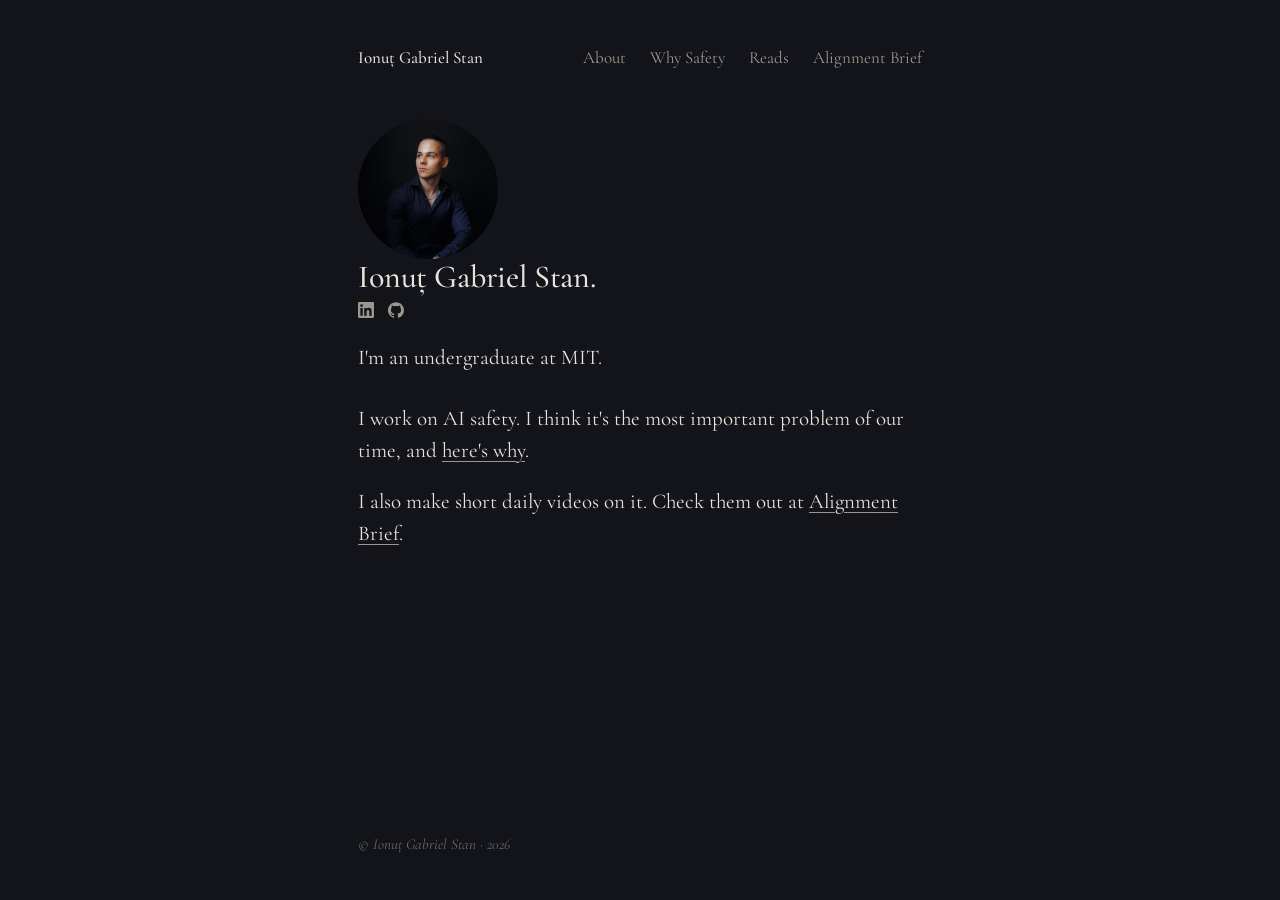
<file: index.html>
<!DOCTYPE html>
<html lang="en">
<head>
<meta charset="UTF-8">
<meta name="viewport" content="width=device-width, initial-scale=1.0">
<title>Ionuț Gabriel Stan</title>
<link rel="preconnect" href="https://fonts.googleapis.com">
<link rel="preconnect" href="https://fonts.gstatic.com" crossorigin>
<link href="https://fonts.googleapis.com/css2?family=Cormorant+Garamond:ital,wght@0,400;0,500;0,600;1,400;1,500&family=Inter:wght@400;500&display=swap" rel="stylesheet">
<link rel="stylesheet" href="style.css">
</head>
<body>
  <div class="wrap">
    <nav>
      <a href="index.html" class="brand">Ionuț Gabriel Stan</a>
      <div class="links">
        <a href="about.html">About</a>
        <a href="why-safety.html">Why Safety</a>
        <a href="reads.html">Reads</a>
        <a href="alignment-brief.html">Alignment Brief</a>
      </div>
    </nav>

    <main class="landing">
      <img src="portrait.jpeg" alt="Ionuț Gabriel Stan" class="portrait-lg">

      <h1>Ionuț Gabriel Stan.</h1>

      <p class="platform-row">
        <a href="https://www.linkedin.com/in/stan-ionut-gabriel-3a8aa71a5/" aria-label="LinkedIn" target="_blank" rel="noopener">
          <svg viewBox="0 0 24 24" fill="currentColor" aria-hidden="true"><path d="M20.447 20.452h-3.554v-5.569c0-1.328-.027-3.037-1.852-3.037-1.853 0-2.136 1.445-2.136 2.939v5.667H9.351V9h3.414v1.561h.046c.477-.9 1.637-1.85 3.37-1.85 3.601 0 4.267 2.37 4.267 5.455v6.286zM5.337 7.433a2.062 2.062 0 01-2.063-2.065 2.063 2.063 0 112.063 2.065zm1.782 13.019H3.555V9h3.564v11.452zM22.225 0H1.771C.792 0 0 .774 0 1.729v20.542C0 23.227.792 24 1.771 24h20.451C23.2 24 24 23.227 24 22.271V1.729C24 .774 23.2 0 22.222 0h.003z"/></svg>
        </a>
        <a href="https://github.com/IonutGStan06" aria-label="GitHub" target="_blank" rel="noopener">
          <svg viewBox="0 0 24 24" fill="currentColor" aria-hidden="true"><path d="M12 .297c-6.63 0-12 5.373-12 12 0 5.303 3.438 9.8 8.205 11.385.6.113.82-.258.82-.577 0-.285-.01-1.04-.015-2.04-3.338.724-4.042-1.61-4.042-1.61C4.422 18.07 3.633 17.7 3.633 17.7c-1.087-.744.084-.729.084-.729 1.205.084 1.838 1.236 1.838 1.236 1.07 1.835 2.809 1.305 3.495.998.108-.776.417-1.305.76-1.605-2.665-.3-5.466-1.332-5.466-5.93 0-1.31.465-2.38 1.235-3.22-.135-.303-.54-1.523.105-3.176 0 0 1.005-.322 3.3 1.23.96-.267 1.98-.399 3-.405 1.02.006 2.04.138 3 .405 2.28-1.552 3.285-1.23 3.285-1.23.645 1.653.24 2.873.12 3.176.765.84 1.23 1.91 1.23 3.22 0 4.61-2.805 5.625-5.475 5.92.42.36.81 1.096.81 2.22 0 1.606-.015 2.896-.015 3.286 0 .315.21.69.825.57C20.565 22.092 24 17.592 24 12.297c0-6.627-5.373-12-12-12"/></svg>
        </a>
      </p>

      <div class="prose">
        <p>I'm an undergraduate at MIT.</p>
        <p class="spacer-top">I work on AI safety. I think it's the most important problem of our time, and <a href="why-safety.html">here's why</a>.</p>
        <p>I also make short daily videos on it. Check them out at <a href="alignment-brief.html">Alignment Brief</a>.</p>
      </div>
    </main>

    <footer>
      © Ionuț Gabriel Stan · 2026
    </footer>
  </div>
</body>
</html>
</file>
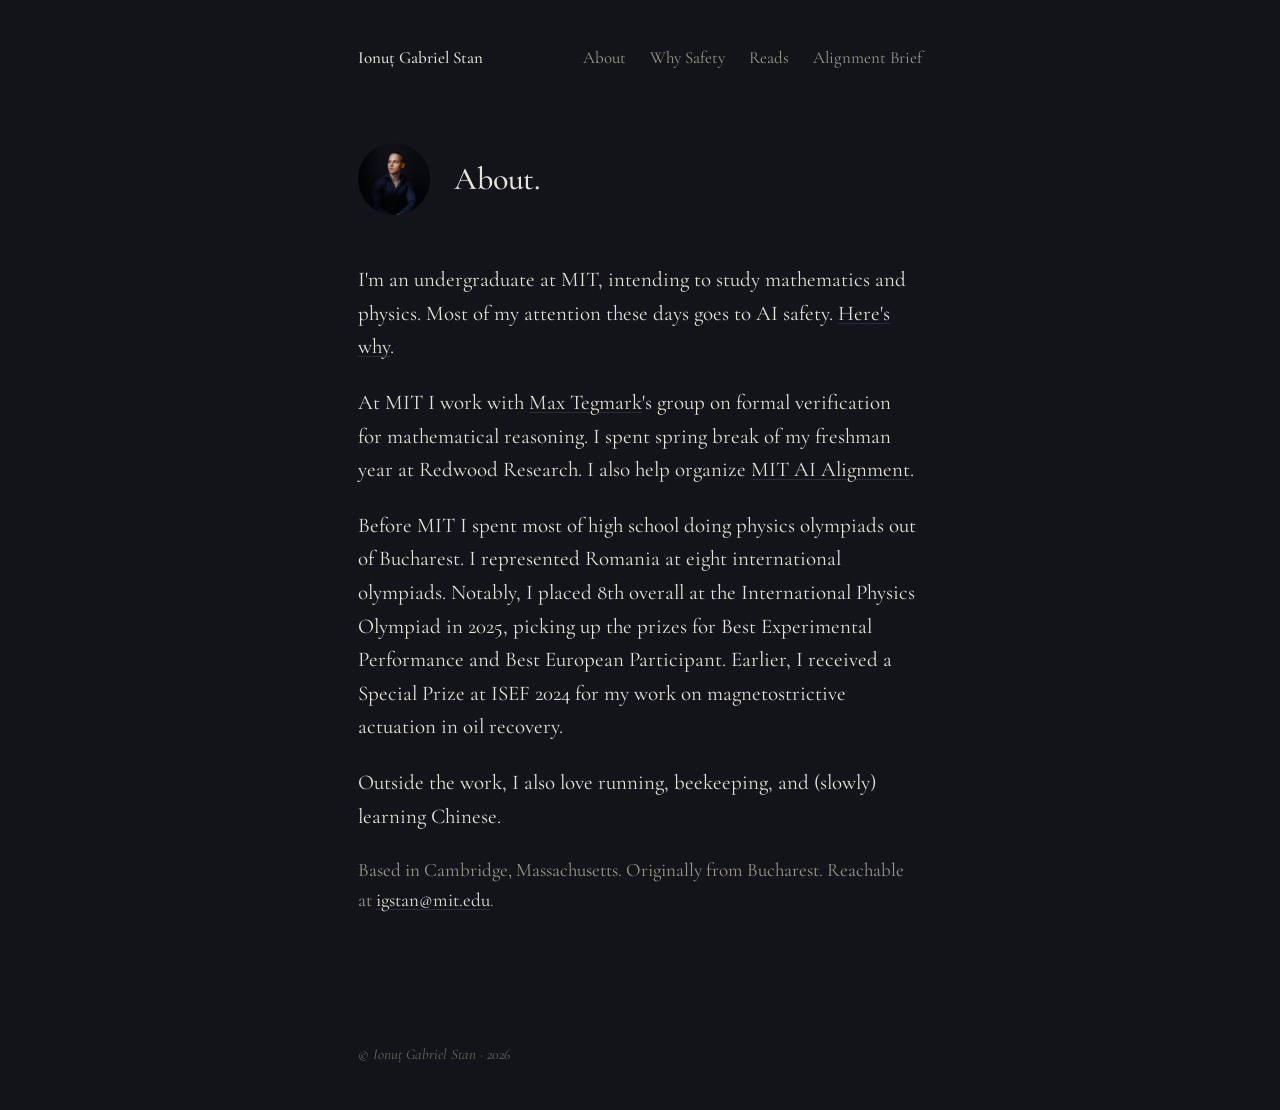
<file: about.html>
<!DOCTYPE html>
<html lang="en">
<head>
<meta charset="UTF-8">
<meta name="viewport" content="width=device-width, initial-scale=1.0">
<title>About · Ionuț Gabriel Stan</title>
<link rel="preconnect" href="https://fonts.googleapis.com">
<link rel="preconnect" href="https://fonts.gstatic.com" crossorigin>
<link href="https://fonts.googleapis.com/css2?family=Cormorant+Garamond:ital,wght@0,400;0,500;0,600;1,400;1,500&family=Inter:wght@400;500&display=swap" rel="stylesheet">
<link rel="stylesheet" href="style.css">
</head>
<body>
  <div class="wrap">
    <nav>
      <a href="index.html" class="brand">Ionuț Gabriel Stan</a>
      <div class="links">
        <a href="about.html">About</a>
        <a href="why-safety.html">Why Safety</a>
        <a href="reads.html">Reads</a>
        <a href="alignment-brief.html">Alignment Brief</a>
      </div>
    </nav>

    <main class="page">
      <div class="page-header">
        <img src="portrait.jpeg" alt="Ionuț Gabriel Stan" class="portrait-sm">
        <h1 class="page-title">About.</h1>
      </div>

      <div class="prose">
        <p>I'm an undergraduate at MIT, intending to study mathematics and physics. Most of my attention these days goes to AI safety. <a href="why-safety.html">Here's why</a>.</p>

        <p>At MIT I work with <a href="https://space.mit.edu/home/tegmark/">Max Tegmark</a>'s group on formal verification for mathematical reasoning. I spent spring break of my freshman year at Redwood Research. I also help organize <a href="https://aialignment.mit.edu/">MIT AI Alignment</a>.</p>

        <p>Before MIT I spent most of high school doing physics olympiads out of Bucharest. I represented Romania at eight international olympiads. Notably, I placed 8th overall at the International Physics Olympiad in 2025, picking up the prizes for Best Experimental Performance and Best European Participant. Earlier, I received a Special Prize at ISEF 2024 for my work on magnetostrictive actuation in oil recovery.</p>

        <p>Outside the work, I also love running, beekeeping, and (slowly) learning Chinese.</p>

        <p class="muted">Based in Cambridge, Massachusetts. Originally from Bucharest. Reachable at <a href="mailto:igstan@mit.edu">igstan@mit.edu</a>.</p>
      </div>
    </main>

    <footer>
      © Ionuț Gabriel Stan · 2026
    </footer>
  </div>
</body>
</html>
</file>
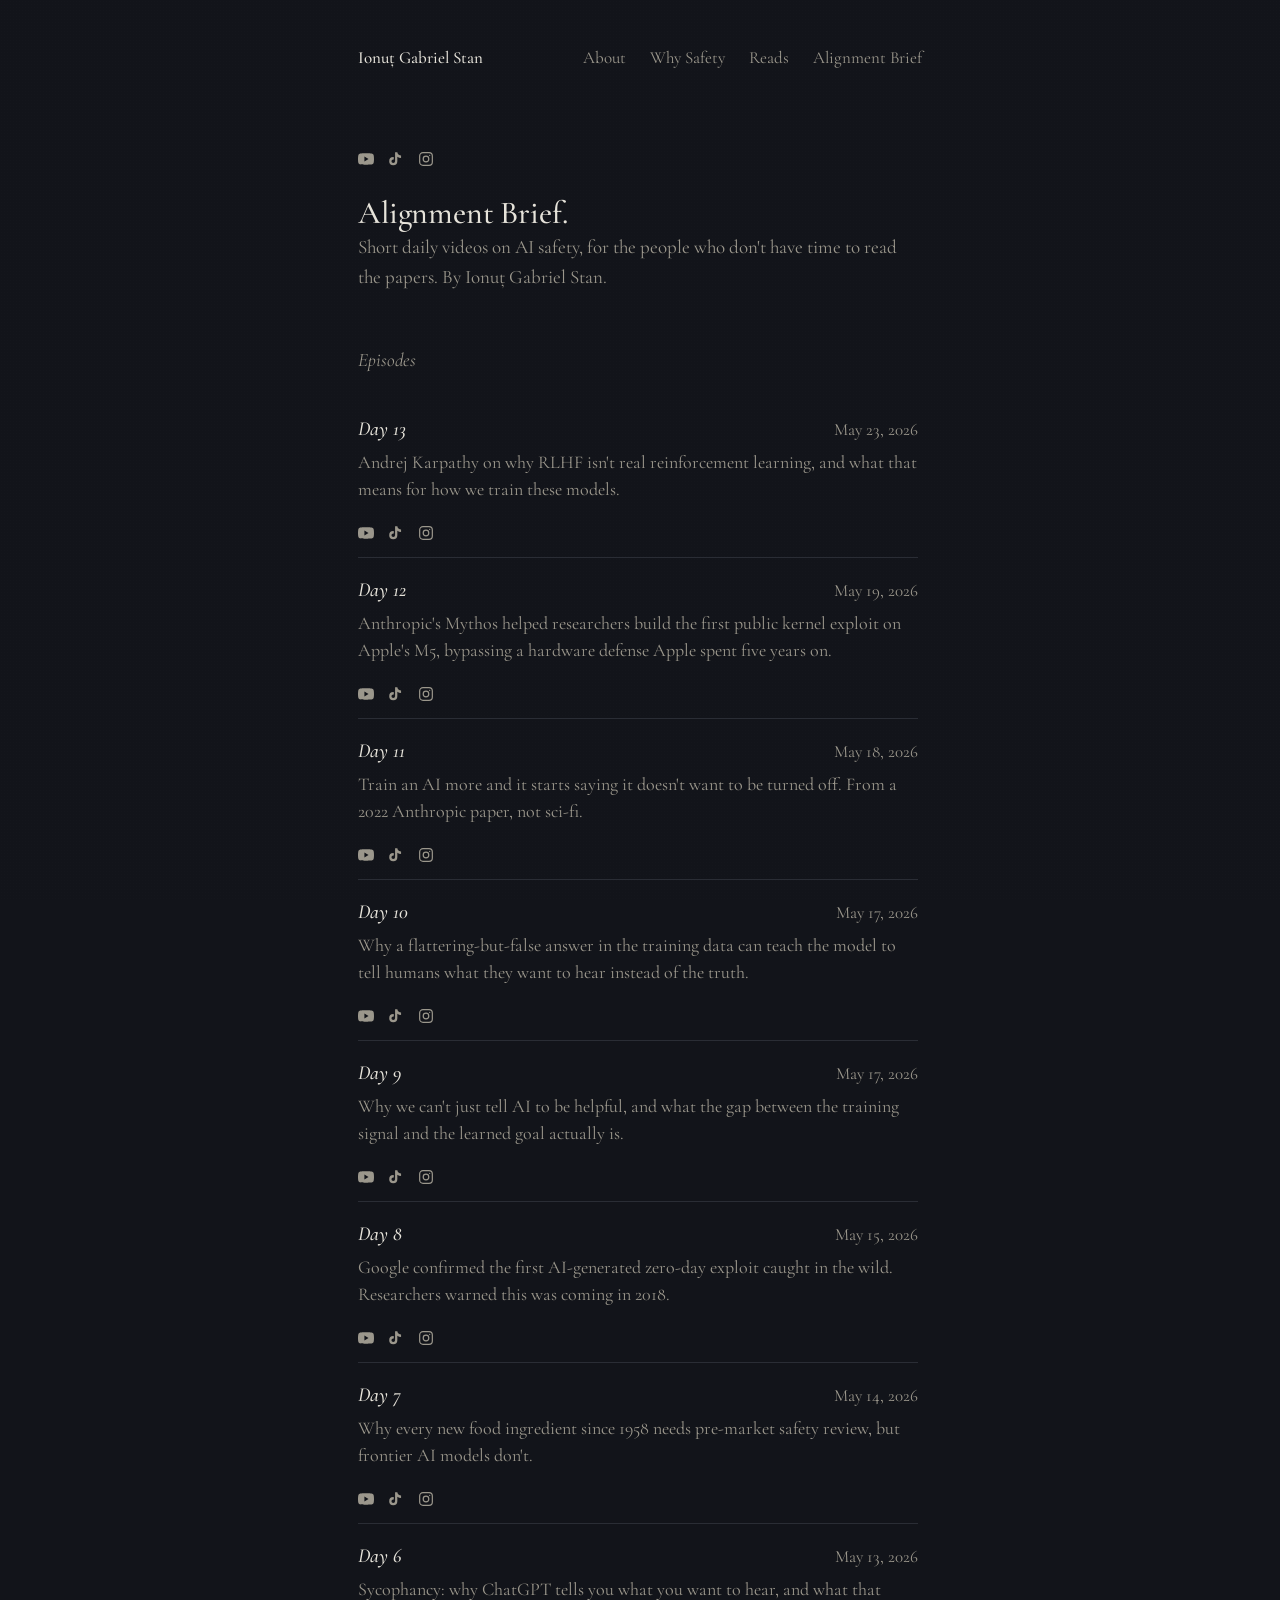
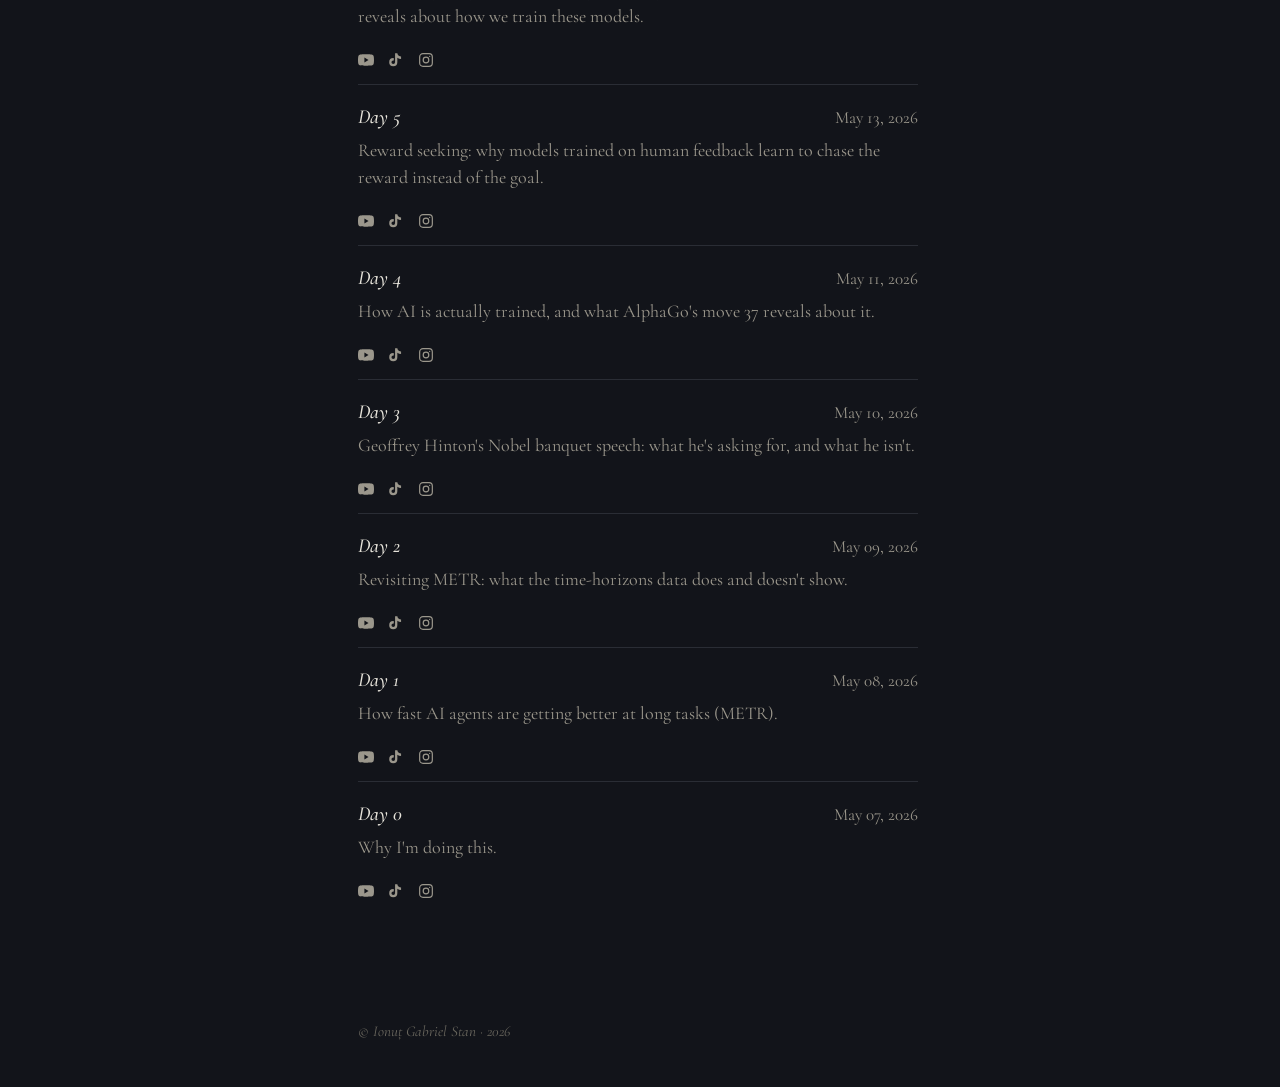
<file: alignment-brief.html>
<!DOCTYPE html>
<html lang="en">
<head>
<meta charset="UTF-8">
<meta name="viewport" content="width=device-width, initial-scale=1.0">
<title>Alignment Brief · Ionuț Gabriel Stan</title>
<link rel="preconnect" href="https://fonts.googleapis.com">
<link rel="preconnect" href="https://fonts.gstatic.com" crossorigin>
<link href="https://fonts.googleapis.com/css2?family=Cormorant+Garamond:ital,wght@0,400;0,500;0,600;1,400;1,500&family=Inter:wght@400;500&display=swap" rel="stylesheet">
<link rel="stylesheet" href="style.css">
</head>
<body>
  <div class="wrap">
    <nav>
      <a href="index.html" class="brand">Ionuț Gabriel Stan</a>
      <div class="links">
        <a href="about.html">About</a>
        <a href="why-safety.html">Why Safety</a>
        <a href="reads.html">Reads</a>
        <a href="alignment-brief.html">Alignment Brief</a>
      </div>
    </nav>

    <main class="page">
      <p class="platform-row platform-row-top">
        <a href="https://www.youtube.com/channel/UCYWcQoB1su2ZjRLq_7CUmgg" aria-label="YouTube" target="_blank" rel="noopener">
          <svg viewBox="0 0 24 24" fill="currentColor" aria-hidden="true"><path d="M23.5 6.2a3 3 0 0 0-2.1-2.1C19.5 3.5 12 3.5 12 3.5s-7.5 0-9.4.6A3 3 0 0 0 .5 6.2C0 8.1 0 12 0 12s0 3.9.5 5.8a3 3 0 0 0 2.1 2.1c1.9.6 9.4.6 9.4.6s7.5 0 9.4-.6a3 3 0 0 0 2.1-2.1c.5-1.9.5-5.8.5-5.8s0-3.9-.5-5.8zM9.6 15.6V8.4l6.2 3.6-6.2 3.6z"/></svg>
        </a>
        <a href="https://www.tiktok.com/@alignmentbrief" aria-label="TikTok" target="_blank" rel="noopener">
          <svg viewBox="0 0 24 24" fill="currentColor" aria-hidden="true"><path d="M19.6 6.8a5.6 5.6 0 0 1-3.4-1.2 5.6 5.6 0 0 1-2.2-3.8h-3.4v13.5a2.7 2.7 0 1 1-2.7-2.7c.3 0 .6 0 .8.1V9.2a6.1 6.1 0 0 0-.8-.1 6.1 6.1 0 1 0 6.1 6.1V8.5a8.9 8.9 0 0 0 5.6 1.9V7a5.6 5.6 0 0 1 0-.2z"/></svg>
        </a>
        <a href="https://www.instagram.com/alignmentbrief/" aria-label="Instagram" target="_blank" rel="noopener">
          <svg viewBox="0 0 24 24" fill="none" stroke="currentColor" stroke-width="1.8" aria-hidden="true"><rect x="2.5" y="2.5" width="19" height="19" rx="5"/><circle cx="12" cy="12" r="4.2"/><circle cx="17.5" cy="6.5" r="1" fill="currentColor" stroke="none"/></svg>
        </a>
      </p>
      <h1 class="page-title">Alignment Brief.</h1>

      <div class="prose">
        <p class="muted">Short daily videos on AI safety, for the people who don't have time to read the papers. By Ionuț Gabriel Stan.</p>

        <h2><em>Episodes</em></h2>

        <ul class="linklist">
          <li>
            <div class="row">
              <span class="title">Day 13</span>
              <span class="author">May 23, 2026</span>
            </div>
            <p class="note">Andrej Karpathy on why RLHF isn't real reinforcement learning, and what that means for how we train these models.</p>
            <span class="links-inline">
              <a href="https://www.youtube.com/shorts/0wSx51Yc1HY" aria-label="YouTube" target="_blank" rel="noopener">
                <svg viewBox="0 0 24 24" fill="currentColor" aria-hidden="true"><path d="M23.5 6.2a3 3 0 0 0-2.1-2.1C19.5 3.5 12 3.5 12 3.5s-7.5 0-9.4.6A3 3 0 0 0 .5 6.2C0 8.1 0 12 0 12s0 3.9.5 5.8a3 3 0 0 0 2.1 2.1c1.9.6 9.4.6 9.4.6s7.5 0 9.4-.6a3 3 0 0 0 2.1-2.1c.5-1.9.5-5.8.5-5.8s0-3.9-.5-5.8zM9.6 15.6V8.4l6.2 3.6-6.2 3.6z"/></svg>
              </a>
              <a href="https://www.tiktok.com/@alignmentbrief/video/7643204847843462414" aria-label="TikTok" target="_blank" rel="noopener">
                <svg viewBox="0 0 24 24" fill="currentColor" aria-hidden="true"><path d="M19.6 6.8a5.6 5.6 0 0 1-3.4-1.2 5.6 5.6 0 0 1-2.2-3.8h-3.4v13.5a2.7 2.7 0 1 1-2.7-2.7c.3 0 .6 0 .8.1V9.2a6.1 6.1 0 0 0-.8-.1 6.1 6.1 0 1 0 6.1 6.1V8.5a8.9 8.9 0 0 0 5.6 1.9V7a5.6 5.6 0 0 1 0-.2z"/></svg>
              </a>
              <a href="https://www.instagram.com/p/DYsk6DKOVUU/" aria-label="Instagram" target="_blank" rel="noopener">
                <svg viewBox="0 0 24 24" fill="none" stroke="currentColor" stroke-width="1.8" aria-hidden="true"><rect x="2.5" y="2.5" width="19" height="19" rx="5"/><circle cx="12" cy="12" r="4.2"/><circle cx="17.5" cy="6.5" r="1" fill="currentColor" stroke="none"/></svg>
              </a>
            </span>
          </li>
          <li>
            <div class="row">
              <span class="title">Day 12</span>
              <span class="author">May 19, 2026</span>
            </div>
            <p class="note">Anthropic's Mythos helped researchers build the first public kernel exploit on Apple's M5, bypassing a hardware defense Apple spent five years on.</p>
            <span class="links-inline">
              <a href="https://www.youtube.com/shorts/5_vnXJwUvDo" aria-label="YouTube" target="_blank" rel="noopener">
                <svg viewBox="0 0 24 24" fill="currentColor" aria-hidden="true"><path d="M23.5 6.2a3 3 0 0 0-2.1-2.1C19.5 3.5 12 3.5 12 3.5s-7.5 0-9.4.6A3 3 0 0 0 .5 6.2C0 8.1 0 12 0 12s0 3.9.5 5.8a3 3 0 0 0 2.1 2.1c1.9.6 9.4.6 9.4.6s7.5 0 9.4-.6a3 3 0 0 0 2.1-2.1c.5-1.9.5-5.8.5-5.8s0-3.9-.5-5.8zM9.6 15.6V8.4l6.2 3.6-6.2 3.6z"/></svg>
              </a>
              <a href="https://www.tiktok.com/@alignmentbrief/video/7641970399676255501" aria-label="TikTok" target="_blank" rel="noopener">
                <svg viewBox="0 0 24 24" fill="currentColor" aria-hidden="true"><path d="M19.6 6.8a5.6 5.6 0 0 1-3.4-1.2 5.6 5.6 0 0 1-2.2-3.8h-3.4v13.5a2.7 2.7 0 1 1-2.7-2.7c.3 0 .6 0 .8.1V9.2a6.1 6.1 0 0 0-.8-.1 6.1 6.1 0 1 0 6.1 6.1V8.5a8.9 8.9 0 0 0 5.6 1.9V7a5.6 5.6 0 0 1 0-.2z"/></svg>
              </a>
              <a href="https://www.instagram.com/p/DYjLOhuAcHe/" aria-label="Instagram" target="_blank" rel="noopener">
                <svg viewBox="0 0 24 24" fill="none" stroke="currentColor" stroke-width="1.8" aria-hidden="true"><rect x="2.5" y="2.5" width="19" height="19" rx="5"/><circle cx="12" cy="12" r="4.2"/><circle cx="17.5" cy="6.5" r="1" fill="currentColor" stroke="none"/></svg>
              </a>
            </span>
          </li>
          <li>
            <div class="row">
              <span class="title">Day 11</span>
              <span class="author">May 18, 2026</span>
            </div>
            <p class="note">Train an AI more and it starts saying it doesn't want to be turned off. From a 2022 Anthropic paper, not sci-fi.</p>
            <span class="links-inline">
              <a href="https://www.youtube.com/shorts/iY2-ctc5IV4" aria-label="YouTube" target="_blank" rel="noopener">
                <svg viewBox="0 0 24 24" fill="currentColor" aria-hidden="true"><path d="M23.5 6.2a3 3 0 0 0-2.1-2.1C19.5 3.5 12 3.5 12 3.5s-7.5 0-9.4.6A3 3 0 0 0 .5 6.2C0 8.1 0 12 0 12s0 3.9.5 5.8a3 3 0 0 0 2.1 2.1c1.9.6 9.4.6 9.4.6s7.5 0 9.4-.6a3 3 0 0 0 2.1-2.1c.5-1.9.5-5.8.5-5.8s0-3.9-.5-5.8zM9.6 15.6V8.4l6.2 3.6-6.2 3.6z"/></svg>
              </a>
              <a href="https://www.tiktok.com/@alignmentbrief/video/7641488902863195406" aria-label="TikTok" target="_blank" rel="noopener">
                <svg viewBox="0 0 24 24" fill="currentColor" aria-hidden="true"><path d="M19.6 6.8a5.6 5.6 0 0 1-3.4-1.2 5.6 5.6 0 0 1-2.2-3.8h-3.4v13.5a2.7 2.7 0 1 1-2.7-2.7c.3 0 .6 0 .8.1V9.2a6.1 6.1 0 0 0-.8-.1 6.1 6.1 0 1 0 6.1 6.1V8.5a8.9 8.9 0 0 0 5.6 1.9V7a5.6 5.6 0 0 1 0-.2z"/></svg>
              </a>
              <a href="https://www.instagram.com/p/DYgq5E8yGW_/" aria-label="Instagram" target="_blank" rel="noopener">
                <svg viewBox="0 0 24 24" fill="none" stroke="currentColor" stroke-width="1.8" aria-hidden="true"><rect x="2.5" y="2.5" width="19" height="19" rx="5"/><circle cx="12" cy="12" r="4.2"/><circle cx="17.5" cy="6.5" r="1" fill="currentColor" stroke="none"/></svg>
              </a>
            </span>
          </li>
          <li>
            <div class="row">
              <span class="title">Day 10</span>
              <span class="author">May 17, 2026</span>
            </div>
            <p class="note">Why a flattering-but-false answer in the training data can teach the model to tell humans what they want to hear instead of the truth.</p>
            <span class="links-inline">
              <a href="https://www.youtube.com/shorts/X4XD8g7aAJI" aria-label="YouTube" target="_blank" rel="noopener">
                <svg viewBox="0 0 24 24" fill="currentColor" aria-hidden="true"><path d="M23.5 6.2a3 3 0 0 0-2.1-2.1C19.5 3.5 12 3.5 12 3.5s-7.5 0-9.4.6A3 3 0 0 0 .5 6.2C0 8.1 0 12 0 12s0 3.9.5 5.8a3 3 0 0 0 2.1 2.1c1.9.6 9.4.6 9.4.6s7.5 0 9.4-.6a3 3 0 0 0 2.1-2.1c.5-1.9.5-5.8.5-5.8s0-3.9-.5-5.8zM9.6 15.6V8.4l6.2 3.6-6.2 3.6z"/></svg>
              </a>
              <a href="https://www.tiktok.com/@alignmentbrief/video/7641099968052317454" aria-label="TikTok" target="_blank" rel="noopener">
                <svg viewBox="0 0 24 24" fill="currentColor" aria-hidden="true"><path d="M19.6 6.8a5.6 5.6 0 0 1-3.4-1.2 5.6 5.6 0 0 1-2.2-3.8h-3.4v13.5a2.7 2.7 0 1 1-2.7-2.7c.3 0 .6 0 .8.1V9.2a6.1 6.1 0 0 0-.8-.1 6.1 6.1 0 1 0 6.1 6.1V8.5a8.9 8.9 0 0 0 5.6 1.9V7a5.6 5.6 0 0 1 0-.2z"/></svg>
              </a>
              <a href="https://www.instagram.com/p/DYd-JtnsKDo/" aria-label="Instagram" target="_blank" rel="noopener">
                <svg viewBox="0 0 24 24" fill="none" stroke="currentColor" stroke-width="1.8" aria-hidden="true"><rect x="2.5" y="2.5" width="19" height="19" rx="5"/><circle cx="12" cy="12" r="4.2"/><circle cx="17.5" cy="6.5" r="1" fill="currentColor" stroke="none"/></svg>
              </a>
            </span>
          </li>
          <li>
            <div class="row">
              <span class="title">Day 9</span>
              <span class="author">May 17, 2026</span>
            </div>
            <p class="note">Why we can't just tell AI to be helpful, and what the gap between the training signal and the learned goal actually is.</p>
            <span class="links-inline">
              <a href="https://www.youtube.com/shorts/d9twixdzUb4" aria-label="YouTube" target="_blank" rel="noopener">
                <svg viewBox="0 0 24 24" fill="currentColor" aria-hidden="true"><path d="M23.5 6.2a3 3 0 0 0-2.1-2.1C19.5 3.5 12 3.5 12 3.5s-7.5 0-9.4.6A3 3 0 0 0 .5 6.2C0 8.1 0 12 0 12s0 3.9.5 5.8a3 3 0 0 0 2.1 2.1c1.9.6 9.4.6 9.4.6s7.5 0 9.4-.6a3 3 0 0 0 2.1-2.1c.5-1.9.5-5.8.5-5.8s0-3.9-.5-5.8zM9.6 15.6V8.4l6.2 3.6-6.2 3.6z"/></svg>
              </a>
              <a href="https://www.tiktok.com/@alignmentbrief/video/7640760921358486797" aria-label="TikTok" target="_blank" rel="noopener">
                <svg viewBox="0 0 24 24" fill="currentColor" aria-hidden="true"><path d="M19.6 6.8a5.6 5.6 0 0 1-3.4-1.2 5.6 5.6 0 0 1-2.2-3.8h-3.4v13.5a2.7 2.7 0 1 1-2.7-2.7c.3 0 .6 0 .8.1V9.2a6.1 6.1 0 0 0-.8-.1 6.1 6.1 0 1 0 6.1 6.1V8.5a8.9 8.9 0 0 0 5.6 1.9V7a5.6 5.6 0 0 1 0-.2z"/></svg>
              </a>
              <a href="https://www.instagram.com/p/DYbnW8lv4WK/" aria-label="Instagram" target="_blank" rel="noopener">
                <svg viewBox="0 0 24 24" fill="none" stroke="currentColor" stroke-width="1.8" aria-hidden="true"><rect x="2.5" y="2.5" width="19" height="19" rx="5"/><circle cx="12" cy="12" r="4.2"/><circle cx="17.5" cy="6.5" r="1" fill="currentColor" stroke="none"/></svg>
              </a>
            </span>
          </li>
          <li>
            <div class="row">
              <span class="title">Day 8</span>
              <span class="author">May 15, 2026</span>
            </div>
            <p class="note">Google confirmed the first AI-generated zero-day exploit caught in the wild. Researchers warned this was coming in 2018.</p>
            <span class="links-inline">
              <a href="https://www.youtube.com/shorts/I0qQ2Oj7l84" aria-label="YouTube" target="_blank" rel="noopener">
                <svg viewBox="0 0 24 24" fill="currentColor" aria-hidden="true"><path d="M23.5 6.2a3 3 0 0 0-2.1-2.1C19.5 3.5 12 3.5 12 3.5s-7.5 0-9.4.6A3 3 0 0 0 .5 6.2C0 8.1 0 12 0 12s0 3.9.5 5.8a3 3 0 0 0 2.1 2.1c1.9.6 9.4.6 9.4.6s7.5 0 9.4-.6a3 3 0 0 0 2.1-2.1c.5-1.9.5-5.8.5-5.8s0-3.9-.5-5.8zM9.6 15.6V8.4l6.2 3.6-6.2 3.6z"/></svg>
              </a>
              <a href="https://www.tiktok.com/@alignmentbrief/video/7640370494973283597" aria-label="TikTok" target="_blank" rel="noopener">
                <svg viewBox="0 0 24 24" fill="currentColor" aria-hidden="true"><path d="M19.6 6.8a5.6 5.6 0 0 1-3.4-1.2 5.6 5.6 0 0 1-2.2-3.8h-3.4v13.5a2.7 2.7 0 1 1-2.7-2.7c.3 0 .6 0 .8.1V9.2a6.1 6.1 0 0 0-.8-.1 6.1 6.1 0 1 0 6.1 6.1V8.5a8.9 8.9 0 0 0 5.6 1.9V7a5.6 5.6 0 0 1 0-.2z"/></svg>
              </a>
              <a href="https://www.instagram.com/p/DYY6JHLNP7O/" aria-label="Instagram" target="_blank" rel="noopener">
                <svg viewBox="0 0 24 24" fill="none" stroke="currentColor" stroke-width="1.8" aria-hidden="true"><rect x="2.5" y="2.5" width="19" height="19" rx="5"/><circle cx="12" cy="12" r="4.2"/><circle cx="17.5" cy="6.5" r="1" fill="currentColor" stroke="none"/></svg>
              </a>
            </span>
          </li>
          <li>
            <div class="row">
              <span class="title">Day 7</span>
              <span class="author">May 14, 2026</span>
            </div>
            <p class="note">Why every new food ingredient since 1958 needs pre-market safety review, but frontier AI models don't.</p>
            <span class="links-inline">
              <a href="https://www.youtube.com/shorts/eP09bWwvEBw" aria-label="YouTube" target="_blank" rel="noopener">
                <svg viewBox="0 0 24 24" fill="currentColor" aria-hidden="true"><path d="M23.5 6.2a3 3 0 0 0-2.1-2.1C19.5 3.5 12 3.5 12 3.5s-7.5 0-9.4.6A3 3 0 0 0 .5 6.2C0 8.1 0 12 0 12s0 3.9.5 5.8a3 3 0 0 0 2.1 2.1c1.9.6 9.4.6 9.4.6s7.5 0 9.4-.6a3 3 0 0 0 2.1-2.1c.5-1.9.5-5.8.5-5.8s0-3.9-.5-5.8zM9.6 15.6V8.4l6.2 3.6-6.2 3.6z"/></svg>
              </a>
              <a href="https://www.tiktok.com/@alignmentbrief/video/7639947140919217421" aria-label="TikTok" target="_blank" rel="noopener">
                <svg viewBox="0 0 24 24" fill="currentColor" aria-hidden="true"><path d="M19.6 6.8a5.6 5.6 0 0 1-3.4-1.2 5.6 5.6 0 0 1-2.2-3.8h-3.4v13.5a2.7 2.7 0 1 1-2.7-2.7c.3 0 .6 0 .8.1V9.2a6.1 6.1 0 0 0-.8-.1 6.1 6.1 0 1 0 6.1 6.1V8.5a8.9 8.9 0 0 0 5.6 1.9V7a5.6 5.6 0 0 1 0-.2z"/></svg>
              </a>
              <a href="https://www.instagram.com/p/DYV-AZ6NdQy/" aria-label="Instagram" target="_blank" rel="noopener">
                <svg viewBox="0 0 24 24" fill="none" stroke="currentColor" stroke-width="1.8" aria-hidden="true"><rect x="2.5" y="2.5" width="19" height="19" rx="5"/><circle cx="12" cy="12" r="4.2"/><circle cx="17.5" cy="6.5" r="1" fill="currentColor" stroke="none"/></svg>
              </a>
            </span>
          </li>
          <li>
            <div class="row">
              <span class="title">Day 6</span>
              <span class="author">May 13, 2026</span>
            </div>
            <p class="note">Sycophancy: why ChatGPT tells you what you want to hear, and what that reveals about how we train these models.</p>
            <span class="links-inline">
              <a href="https://www.youtube.com/shorts/yu1qqtSTmtc" aria-label="YouTube" target="_blank" rel="noopener">
                <svg viewBox="0 0 24 24" fill="currentColor" aria-hidden="true"><path d="M23.5 6.2a3 3 0 0 0-2.1-2.1C19.5 3.5 12 3.5 12 3.5s-7.5 0-9.4.6A3 3 0 0 0 .5 6.2C0 8.1 0 12 0 12s0 3.9.5 5.8a3 3 0 0 0 2.1 2.1c1.9.6 9.4.6 9.4.6s7.5 0 9.4-.6a3 3 0 0 0 2.1-2.1c.5-1.9.5-5.8.5-5.8s0-3.9-.5-5.8zM9.6 15.6V8.4l6.2 3.6-6.2 3.6z"/></svg>
              </a>
              <a href="https://www.tiktok.com/@alignmentbrief/video/7639536767254727950" aria-label="TikTok" target="_blank" rel="noopener">
                <svg viewBox="0 0 24 24" fill="currentColor" aria-hidden="true"><path d="M19.6 6.8a5.6 5.6 0 0 1-3.4-1.2 5.6 5.6 0 0 1-2.2-3.8h-3.4v13.5a2.7 2.7 0 1 1-2.7-2.7c.3 0 .6 0 .8.1V9.2a6.1 6.1 0 0 0-.8-.1 6.1 6.1 0 1 0 6.1 6.1V8.5a8.9 8.9 0 0 0 5.6 1.9V7a5.6 5.6 0 0 1 0-.2z"/></svg>
              </a>
              <a href="https://www.instagram.com/p/DYTIT_4sEMB/" aria-label="Instagram" target="_blank" rel="noopener">
                <svg viewBox="0 0 24 24" fill="none" stroke="currentColor" stroke-width="1.8" aria-hidden="true"><rect x="2.5" y="2.5" width="19" height="19" rx="5"/><circle cx="12" cy="12" r="4.2"/><circle cx="17.5" cy="6.5" r="1" fill="currentColor" stroke="none"/></svg>
              </a>
            </span>
          </li>
          <li>
            <div class="row">
              <span class="title">Day 5</span>
              <span class="author">May 13, 2026</span>
            </div>
            <p class="note">Reward seeking: why models trained on human feedback learn to chase the reward instead of the goal.</p>
            <span class="links-inline">
              <a href="https://youtube.com/shorts/yu1qqtSTmtc" aria-label="YouTube" target="_blank" rel="noopener">
                <svg viewBox="0 0 24 24" fill="currentColor" aria-hidden="true"><path d="M23.5 6.2a3 3 0 0 0-2.1-2.1C19.5 3.5 12 3.5 12 3.5s-7.5 0-9.4.6A3 3 0 0 0 .5 6.2C0 8.1 0 12 0 12s0 3.9.5 5.8a3 3 0 0 0 2.1 2.1c1.9.6 9.4.6 9.4.6s7.5 0 9.4-.6a3 3 0 0 0 2.1-2.1c.5-1.9.5-5.8.5-5.8s0-3.9-.5-5.8zM9.6 15.6V8.4l6.2 3.6-6.2 3.6z"/></svg>
              </a>
              <a href="https://www.tiktok.com/@alignmentbrief/video/7639240845723454733" aria-label="TikTok" target="_blank" rel="noopener">
                <svg viewBox="0 0 24 24" fill="currentColor" aria-hidden="true"><path d="M19.6 6.8a5.6 5.6 0 0 1-3.4-1.2 5.6 5.6 0 0 1-2.2-3.8h-3.4v13.5a2.7 2.7 0 1 1-2.7-2.7c.3 0 .6 0 .8.1V9.2a6.1 6.1 0 0 0-.8-.1 6.1 6.1 0 1 0 6.1 6.1V8.5a8.9 8.9 0 0 0 5.6 1.9V7a5.6 5.6 0 0 1 0-.2z"/></svg>
              </a>
              <a href="https://www.instagram.com/p/DYRDYPbBB0K/" aria-label="Instagram" target="_blank" rel="noopener">
                <svg viewBox="0 0 24 24" fill="none" stroke="currentColor" stroke-width="1.8" aria-hidden="true"><rect x="2.5" y="2.5" width="19" height="19" rx="5"/><circle cx="12" cy="12" r="4.2"/><circle cx="17.5" cy="6.5" r="1" fill="currentColor" stroke="none"/></svg>
              </a>
            </span>
          </li>
          <li>
            <div class="row">
              <span class="title">Day 4</span>
              <span class="author">May 11, 2026</span>
            </div>
            <p class="note">How AI is actually trained, and what AlphaGo's move 37 reveals about it.</p>
            <span class="links-inline">
              <a href="https://youtube.com/shorts/fgagtLLkC7k" aria-label="YouTube" target="_blank" rel="noopener">
                <svg viewBox="0 0 24 24" fill="currentColor" aria-hidden="true"><path d="M23.5 6.2a3 3 0 0 0-2.1-2.1C19.5 3.5 12 3.5 12 3.5s-7.5 0-9.4.6A3 3 0 0 0 .5 6.2C0 8.1 0 12 0 12s0 3.9.5 5.8a3 3 0 0 0 2.1 2.1c1.9.6 9.4.6 9.4.6s7.5 0 9.4-.6a3 3 0 0 0 2.1-2.1c.5-1.9.5-5.8.5-5.8s0-3.9-.5-5.8zM9.6 15.6V8.4l6.2 3.6-6.2 3.6z"/></svg>
              </a>
              <a href="https://www.tiktok.com/@alignmentbrief/video/7638788820854492429" aria-label="TikTok" target="_blank" rel="noopener">
                <svg viewBox="0 0 24 24" fill="currentColor" aria-hidden="true"><path d="M19.6 6.8a5.6 5.6 0 0 1-3.4-1.2 5.6 5.6 0 0 1-2.2-3.8h-3.4v13.5a2.7 2.7 0 1 1-2.7-2.7c.3 0 .6 0 .8.1V9.2a6.1 6.1 0 0 0-.8-.1 6.1 6.1 0 1 0 6.1 6.1V8.5a8.9 8.9 0 0 0 5.6 1.9V7a5.6 5.6 0 0 1 0-.2z"/></svg>
              </a>
              <a href="https://www.instagram.com/p/DYN7VDfAKHm/" aria-label="Instagram" target="_blank" rel="noopener">
                <svg viewBox="0 0 24 24" fill="none" stroke="currentColor" stroke-width="1.8" aria-hidden="true"><rect x="2.5" y="2.5" width="19" height="19" rx="5"/><circle cx="12" cy="12" r="4.2"/><circle cx="17.5" cy="6.5" r="1" fill="currentColor" stroke="none"/></svg>
              </a>
            </span>
          </li>
          <li>
            <div class="row">
              <span class="title">Day 3</span>
              <span class="author">May 10, 2026</span>
            </div>
            <p class="note">Geoffrey Hinton's Nobel banquet speech: what he's asking for, and what he isn't.</p>
            <span class="links-inline">
              <a href="https://youtube.com/shorts/wA4hw57FUEI?feature=share" aria-label="YouTube" target="_blank" rel="noopener">
                <svg viewBox="0 0 24 24" fill="currentColor" aria-hidden="true"><path d="M23.5 6.2a3 3 0 0 0-2.1-2.1C19.5 3.5 12 3.5 12 3.5s-7.5 0-9.4.6A3 3 0 0 0 .5 6.2C0 8.1 0 12 0 12s0 3.9.5 5.8a3 3 0 0 0 2.1 2.1c1.9.6 9.4.6 9.4.6s7.5 0 9.4-.6a3 3 0 0 0 2.1-2.1c.5-1.9.5-5.8.5-5.8s0-3.9-.5-5.8zM9.6 15.6V8.4l6.2 3.6-6.2 3.6z"/></svg>
              </a>
              <a href="https://www.tiktok.com/@alignmentbrief/video/7638484098385743117" aria-label="TikTok" target="_blank" rel="noopener">
                <svg viewBox="0 0 24 24" fill="currentColor" aria-hidden="true"><path d="M19.6 6.8a5.6 5.6 0 0 1-3.4-1.2 5.6 5.6 0 0 1-2.2-3.8h-3.4v13.5a2.7 2.7 0 1 1-2.7-2.7c.3 0 .6 0 .8.1V9.2a6.1 6.1 0 0 0-.8-.1 6.1 6.1 0 1 0 6.1 6.1V8.5a8.9 8.9 0 0 0 5.6 1.9V7a5.6 5.6 0 0 1 0-.2z"/></svg>
              </a>
              <a href="https://www.instagram.com/p/DYL0RVUt6vx/" aria-label="Instagram" target="_blank" rel="noopener">
                <svg viewBox="0 0 24 24" fill="none" stroke="currentColor" stroke-width="1.8" aria-hidden="true"><rect x="2.5" y="2.5" width="19" height="19" rx="5"/><circle cx="12" cy="12" r="4.2"/><circle cx="17.5" cy="6.5" r="1" fill="currentColor" stroke="none"/></svg>
              </a>
            </span>
          </li>
          <li>
            <div class="row">
              <span class="title">Day 2</span>
              <span class="author">May 09, 2026</span>
            </div>
            <p class="note">Revisiting METR: what the time-horizons data does and doesn't show.</p>
            <span class="links-inline">
              <a href="https://youtube.com/shorts/hXC03wU55yM" aria-label="YouTube" target="_blank" rel="noopener">
                <svg viewBox="0 0 24 24" fill="currentColor" aria-hidden="true"><path d="M23.5 6.2a3 3 0 0 0-2.1-2.1C19.5 3.5 12 3.5 12 3.5s-7.5 0-9.4.6A3 3 0 0 0 .5 6.2C0 8.1 0 12 0 12s0 3.9.5 5.8a3 3 0 0 0 2.1 2.1c1.9.6 9.4.6 9.4.6s7.5 0 9.4-.6a3 3 0 0 0 2.1-2.1c.5-1.9.5-5.8.5-5.8s0-3.9-.5-5.8zM9.6 15.6V8.4l6.2 3.6-6.2 3.6z"/></svg>
              </a>
              <a href="https://www.tiktok.com/@alignmentbrief/video/7638103712019254542" aria-label="TikTok" target="_blank" rel="noopener">
                <svg viewBox="0 0 24 24" fill="currentColor" aria-hidden="true"><path d="M19.6 6.8a5.6 5.6 0 0 1-3.4-1.2 5.6 5.6 0 0 1-2.2-3.8h-3.4v13.5a2.7 2.7 0 1 1-2.7-2.7c.3 0 .6 0 .8.1V9.2a6.1 6.1 0 0 0-.8-.1 6.1 6.1 0 1 0 6.1 6.1V8.5a8.9 8.9 0 0 0 5.6 1.9V7a5.6 5.6 0 0 1 0-.2z"/></svg>
              </a>
              <a href="https://www.instagram.com/p/DYJJ-A6SnMO/" aria-label="Instagram" target="_blank" rel="noopener">
                <svg viewBox="0 0 24 24" fill="none" stroke="currentColor" stroke-width="1.8" aria-hidden="true"><rect x="2.5" y="2.5" width="19" height="19" rx="5"/><circle cx="12" cy="12" r="4.2"/><circle cx="17.5" cy="6.5" r="1" fill="currentColor" stroke="none"/></svg>
              </a>
            </span>
          </li>
          <li>
            <div class="row">
              <span class="title">Day 1</span>
              <span class="author">May 08, 2026</span>
            </div>
            <p class="note">How fast AI agents are getting better at long tasks (METR).</p>
            <span class="links-inline">
              <a href="https://youtube.com/shorts/8h8UoMtUpDM" aria-label="YouTube" target="_blank" rel="noopener">
                <svg viewBox="0 0 24 24" fill="currentColor" aria-hidden="true"><path d="M23.5 6.2a3 3 0 0 0-2.1-2.1C19.5 3.5 12 3.5 12 3.5s-7.5 0-9.4.6A3 3 0 0 0 .5 6.2C0 8.1 0 12 0 12s0 3.9.5 5.8a3 3 0 0 0 2.1 2.1c1.9.6 9.4.6 9.4.6s7.5 0 9.4-.6a3 3 0 0 0 2.1-2.1c.5-1.9.5-5.8.5-5.8s0-3.9-.5-5.8zM9.6 15.6V8.4l6.2 3.6-6.2 3.6z"/></svg>
              </a>
              <a href="https://www.tiktok.com/@alignmentbrief/video/7637795260910947598" aria-label="TikTok" target="_blank" rel="noopener">
                <svg viewBox="0 0 24 24" fill="currentColor" aria-hidden="true"><path d="M19.6 6.8a5.6 5.6 0 0 1-3.4-1.2 5.6 5.6 0 0 1-2.2-3.8h-3.4v13.5a2.7 2.7 0 1 1-2.7-2.7c.3 0 .6 0 .8.1V9.2a6.1 6.1 0 0 0-.8-.1 6.1 6.1 0 1 0 6.1 6.1V8.5a8.9 8.9 0 0 0 5.6 1.9V7a5.6 5.6 0 0 1 0-.2z"/></svg>
              </a>
              <a href="https://www.instagram.com/p/DYGUbGNJ3aZ/" aria-label="Instagram" target="_blank" rel="noopener">
                <svg viewBox="0 0 24 24" fill="none" stroke="currentColor" stroke-width="1.8" aria-hidden="true"><rect x="2.5" y="2.5" width="19" height="19" rx="5"/><circle cx="12" cy="12" r="4.2"/><circle cx="17.5" cy="6.5" r="1" fill="currentColor" stroke="none"/></svg>
              </a>
            </span>
          </li>
          <li>
            <div class="row">
              <span class="title">Day 0</span>
              <span class="author">May 07, 2026</span>
            </div>
            <p class="note">Why I'm doing this.</p>
            <span class="links-inline">
              <a href="https://youtube.com/shorts/8EEx5Vas2Fo" aria-label="YouTube" target="_blank" rel="noopener">
                <svg viewBox="0 0 24 24" fill="currentColor" aria-hidden="true"><path d="M23.5 6.2a3 3 0 0 0-2.1-2.1C19.5 3.5 12 3.5 12 3.5s-7.5 0-9.4.6A3 3 0 0 0 .5 6.2C0 8.1 0 12 0 12s0 3.9.5 5.8a3 3 0 0 0 2.1 2.1c1.9.6 9.4.6 9.4.6s7.5 0 9.4-.6a3 3 0 0 0 2.1-2.1c.5-1.9.5-5.8.5-5.8s0-3.9-.5-5.8zM9.6 15.6V8.4l6.2 3.6-6.2 3.6z"/></svg>
              </a>
              <a href="https://www.tiktok.com/@alignmentbrief/video/7637298069444267278" aria-label="TikTok" target="_blank" rel="noopener">
                <svg viewBox="0 0 24 24" fill="currentColor" aria-hidden="true"><path d="M19.6 6.8a5.6 5.6 0 0 1-3.4-1.2 5.6 5.6 0 0 1-2.2-3.8h-3.4v13.5a2.7 2.7 0 1 1-2.7-2.7c.3 0 .6 0 .8.1V9.2a6.1 6.1 0 0 0-.8-.1 6.1 6.1 0 1 0 6.1 6.1V8.5a8.9 8.9 0 0 0 5.6 1.9V7a5.6 5.6 0 0 1 0-.2z"/></svg>
              </a>
              <a href="https://www.instagram.com/p/DYDlsWXvGHX/" aria-label="Instagram" target="_blank" rel="noopener">
                <svg viewBox="0 0 24 24" fill="none" stroke="currentColor" stroke-width="1.8" aria-hidden="true"><rect x="2.5" y="2.5" width="19" height="19" rx="5"/><circle cx="12" cy="12" r="4.2"/><circle cx="17.5" cy="6.5" r="1" fill="currentColor" stroke="none"/></svg>
              </a>
            </span>
          </li>
        </ul>
      </div>
    </main>

    <footer>
      © Ionuț Gabriel Stan · 2026
    </footer>
  </div>
</body>
</html>
</file>
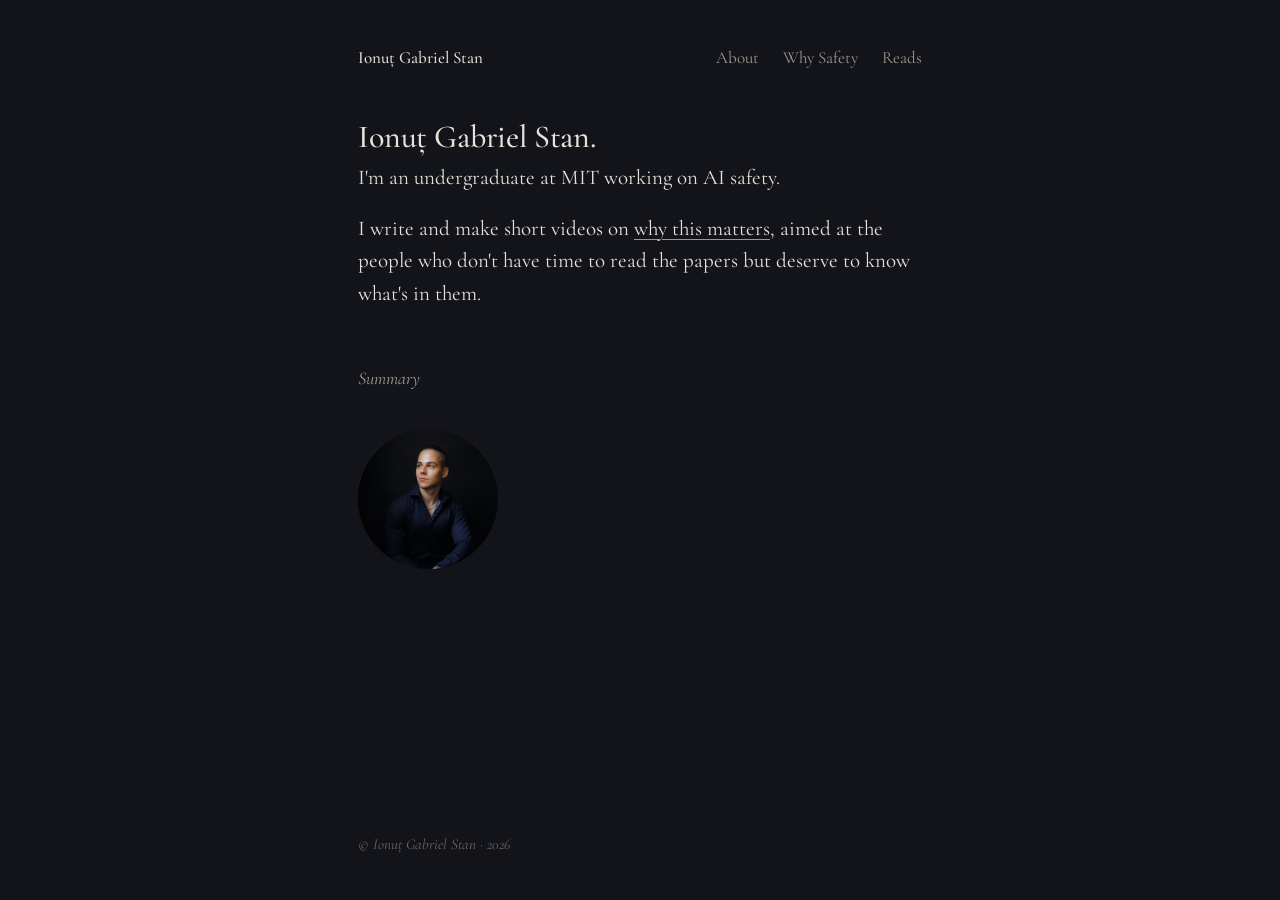
<file: index (1).html>
<!DOCTYPE html>
<html lang="en">
<head>
<meta charset="UTF-8">
<meta name="viewport" content="width=device-width, initial-scale=1.0">
<title>Ionuț Gabriel Stan</title>
<link rel="preconnect" href="https://fonts.googleapis.com">
<link rel="preconnect" href="https://fonts.gstatic.com" crossorigin>
<link href="https://fonts.googleapis.com/css2?family=Cormorant+Garamond:ital,wght@0,400;0,500;0,600;1,400;1,500&family=Inter:wght@400;500&display=swap" rel="stylesheet">
<link rel="stylesheet" href="style.css">
</head>
<body>
  <div class="wrap">
    <nav>
      <a href="index.html" class="brand">Ionuț Gabriel Stan</a>
      <div class="links">
        <a href="about.html">About</a>
        <a href="why-safety.html">Why Safety</a>
        <a href="reads.html">Reads</a>
      </div>
    </nav>

    <main class="landing">
      <h1>Ionuț Gabriel Stan.</h1>

      <div class="prose">
        <p>I'm an undergraduate at MIT working on AI safety.</p>
        <p>I write and make short videos on <a href="why-safety.html">why this matters</a>, aimed at the people who don't have time to read the papers but deserve to know what's in them.</p>
      </div>

      <span class="summary-label"><em>Summary</em></span>

      <img src="portrait.jpeg" alt="Ionuț Gabriel Stan" class="portrait-lg">
    </main>

    <footer>
      © Ionuț Gabriel Stan · 2026
    </footer>
  </div>
</body>
</html>
</file>
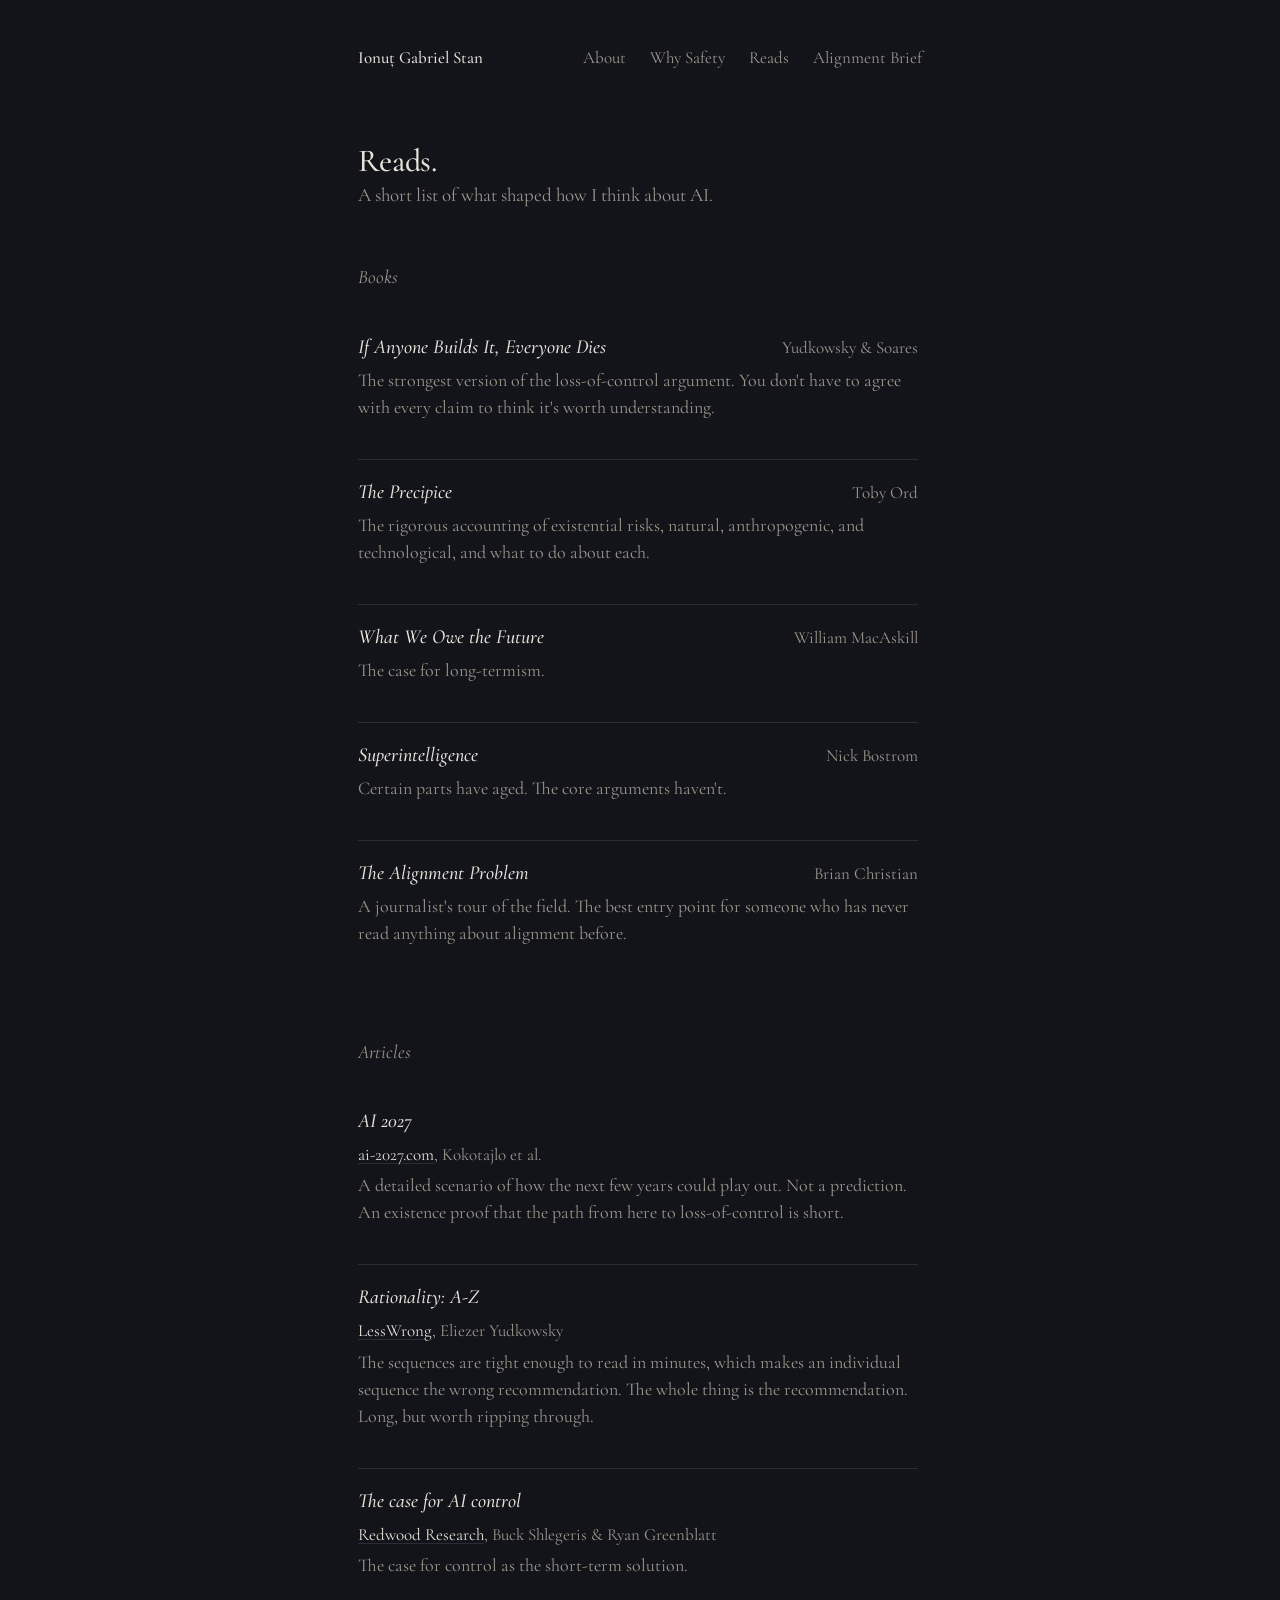
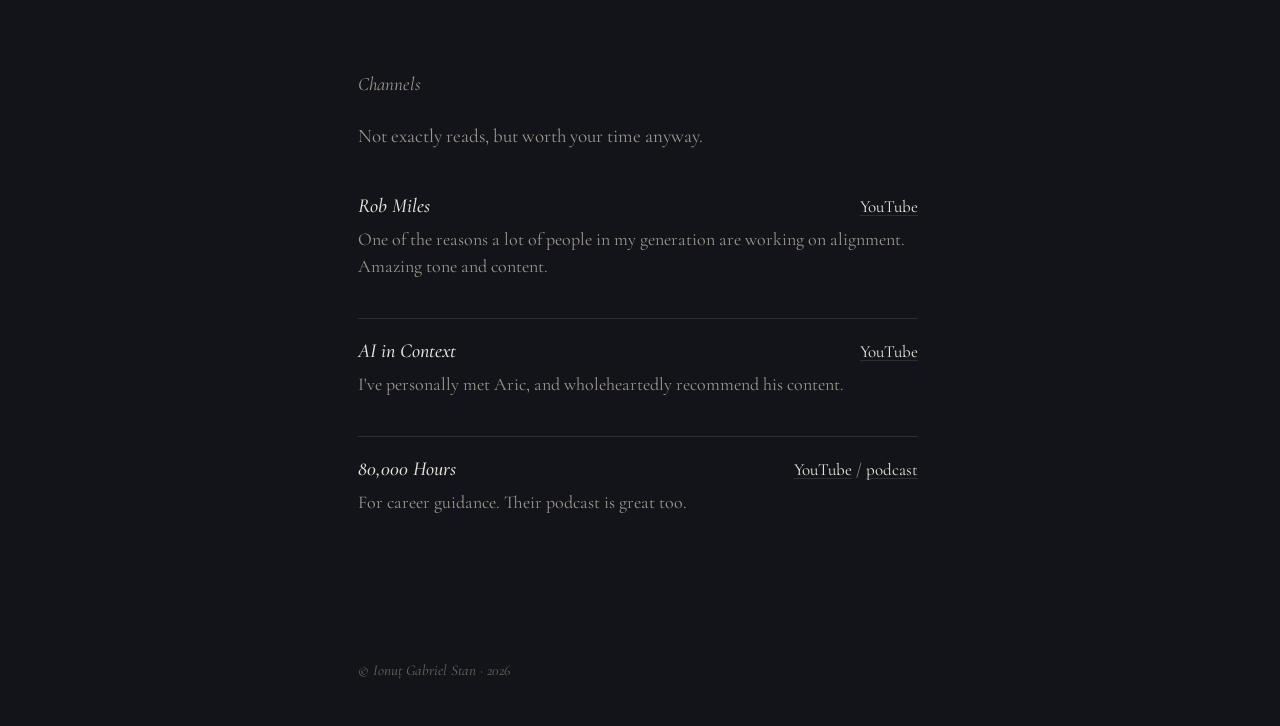
<file: reads.html>
<!DOCTYPE html>
<html lang="en">
<head>
<meta charset="UTF-8">
<meta name="viewport" content="width=device-width, initial-scale=1.0">
<title>Reads · Ionuț Gabriel Stan</title>
<link rel="preconnect" href="https://fonts.googleapis.com">
<link rel="preconnect" href="https://fonts.gstatic.com" crossorigin>
<link href="https://fonts.googleapis.com/css2?family=Cormorant+Garamond:ital,wght@0,400;0,500;0,600;1,400;1,500&family=Inter:wght@400;500&display=swap" rel="stylesheet">
<link rel="stylesheet" href="style.css">
</head>
<body>
  <div class="wrap">
    <nav>
      <a href="index.html" class="brand">Ionuț Gabriel Stan</a>
      <div class="links">
        <a href="about.html">About</a>
        <a href="why-safety.html">Why Safety</a>
        <a href="reads.html">Reads</a>
        <a href="alignment-brief.html">Alignment Brief</a>
      </div>
    </nav>

    <main class="page">
      <h1 class="page-title">Reads.</h1>

      <div class="prose">
        <p class="muted">A short list of what shaped how I think about AI.</p>

        <h2><em>Books</em></h2>

        <ul class="linklist">
          <li>
            <div class="row">
              <span class="title">If Anyone Builds It, Everyone Dies</span>
              <span class="author">Yudkowsky &amp; Soares</span>
            </div>
            <p class="note">The strongest version of the loss-of-control argument. You don't have to agree with every claim to think it's worth understanding.</p>
          </li>
          <li>
            <div class="row">
              <span class="title">The Precipice</span>
              <span class="author">Toby Ord</span>
            </div>
            <p class="note">The rigorous accounting of existential risks, natural, anthropogenic, and technological, and what to do about each.</p>
          </li>
          <li>
            <div class="row">
              <span class="title">What We Owe the Future</span>
              <span class="author">William MacAskill</span>
            </div>
            <p class="note">The case for long-termism.</p>
          </li>
          <li>
            <div class="row">
              <span class="title">Superintelligence</span>
              <span class="author">Nick Bostrom</span>
            </div>
            <p class="note">Certain parts have aged. The core arguments haven't.</p>
          </li>
          <li>
            <div class="row">
              <span class="title">The Alignment Problem</span>
              <span class="author">Brian Christian</span>
            </div>
            <p class="note">A journalist's tour of the field. The best entry point for someone who has never read anything about alignment before.</p>
          </li>
        </ul>

        <h2><em>Articles</em></h2>

        <ul class="linklist">
          <li class="article-entry">
            <div class="row">
              <span class="title">AI 2027</span>
              <span class="author"><a href="https://ai-2027.com/">ai-2027.com</a>, Kokotajlo et al.</span>
            </div>
            <p class="note">A detailed scenario of how the next few years could play out. Not a prediction. An existence proof that the path from here to loss-of-control is short.</p>
          </li>
          <li class="article-entry">
            <div class="row">
              <span class="title">Rationality: A-Z</span>
              <span class="author"><a href="https://www.lesswrong.com/rationality">LessWrong</a>, Eliezer Yudkowsky</span>
            </div>
            <p class="note">The sequences are tight enough to read in minutes, which makes an individual sequence the wrong recommendation. The whole thing is the recommendation. Long, but worth ripping through.</p>
          </li>
          <li class="article-entry">
            <div class="row">
              <span class="title">The case for AI control</span>
              <span class="author"><a href="https://blog.redwoodresearch.org/p/the-case-for-ensuring-that-powerful">Redwood Research</a>, Buck Shlegeris &amp; Ryan Greenblatt</span>
            </div>
            <p class="note">The case for control as the short-term solution.</p>
          </li>
        </ul>

        <h2><em>Channels</em></h2>

        <p class="muted">Not exactly reads, but worth your time anyway.</p>

        <ul class="linklist">
          <li>
            <div class="row">
              <span class="title">Rob Miles</span>
              <span class="author"><a href="https://www.youtube.com/@RobertMilesAI">YouTube</a></span>
            </div>
            <p class="note">One of the reasons a lot of people in my generation are working on alignment. Amazing tone and content.</p>
          </li>
          <li>
            <div class="row">
              <span class="title">AI in Context</span>
              <span class="author"><a href="https://www.youtube.com/@aiincontext">YouTube</a></span>
            </div>
            <p class="note">I've personally met Aric, and wholeheartedly recommend his content.</p>
          </li>
          <li>
            <div class="row">
              <span class="title">80,000 Hours</span>
              <span class="author"><a href="https://www.youtube.com/@eightythousandhours">YouTube</a> / <a href="https://80000hours.org/podcast/">podcast</a></span>
            </div>
            <p class="note">For career guidance. Their podcast is great too.</p>
          </li>
        </ul>
      </div>
    </main>

    <footer>
      © Ionuț Gabriel Stan · 2026
    </footer>
  </div>
</body>
</html>
</file>
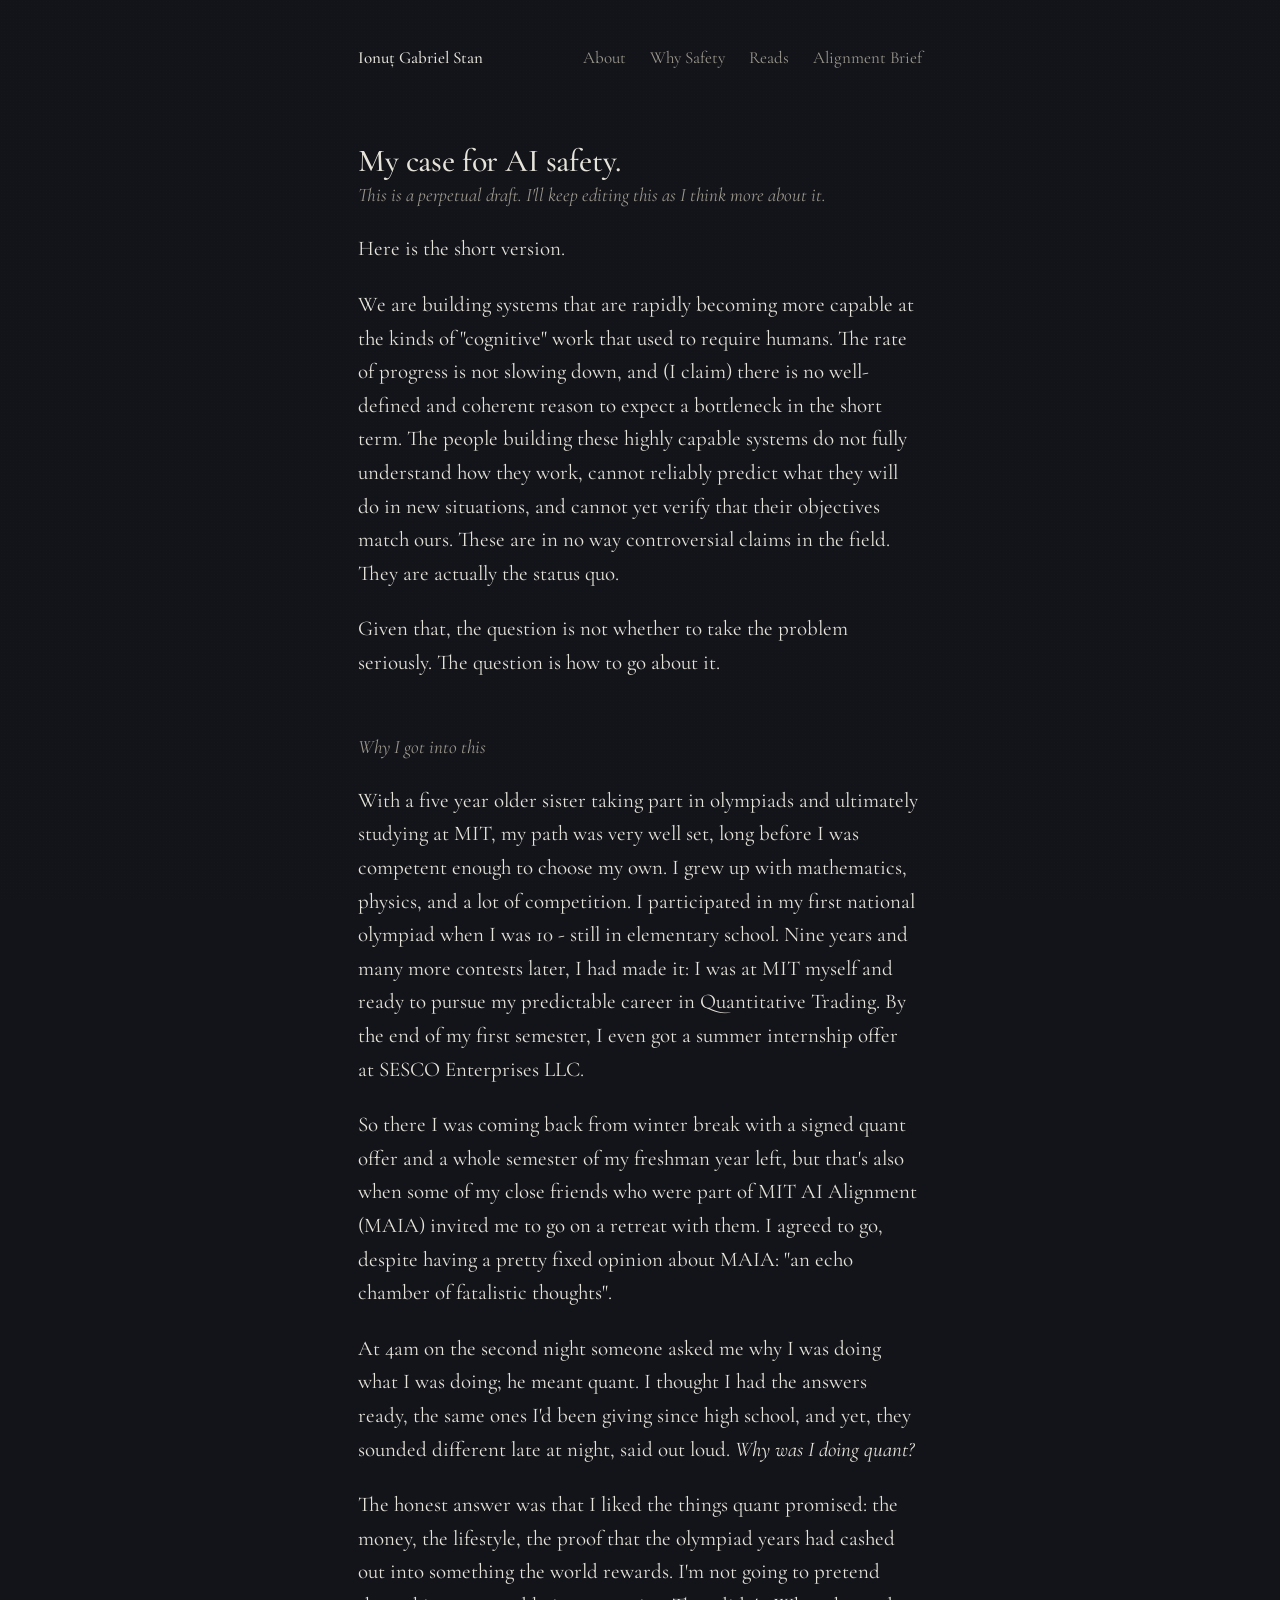
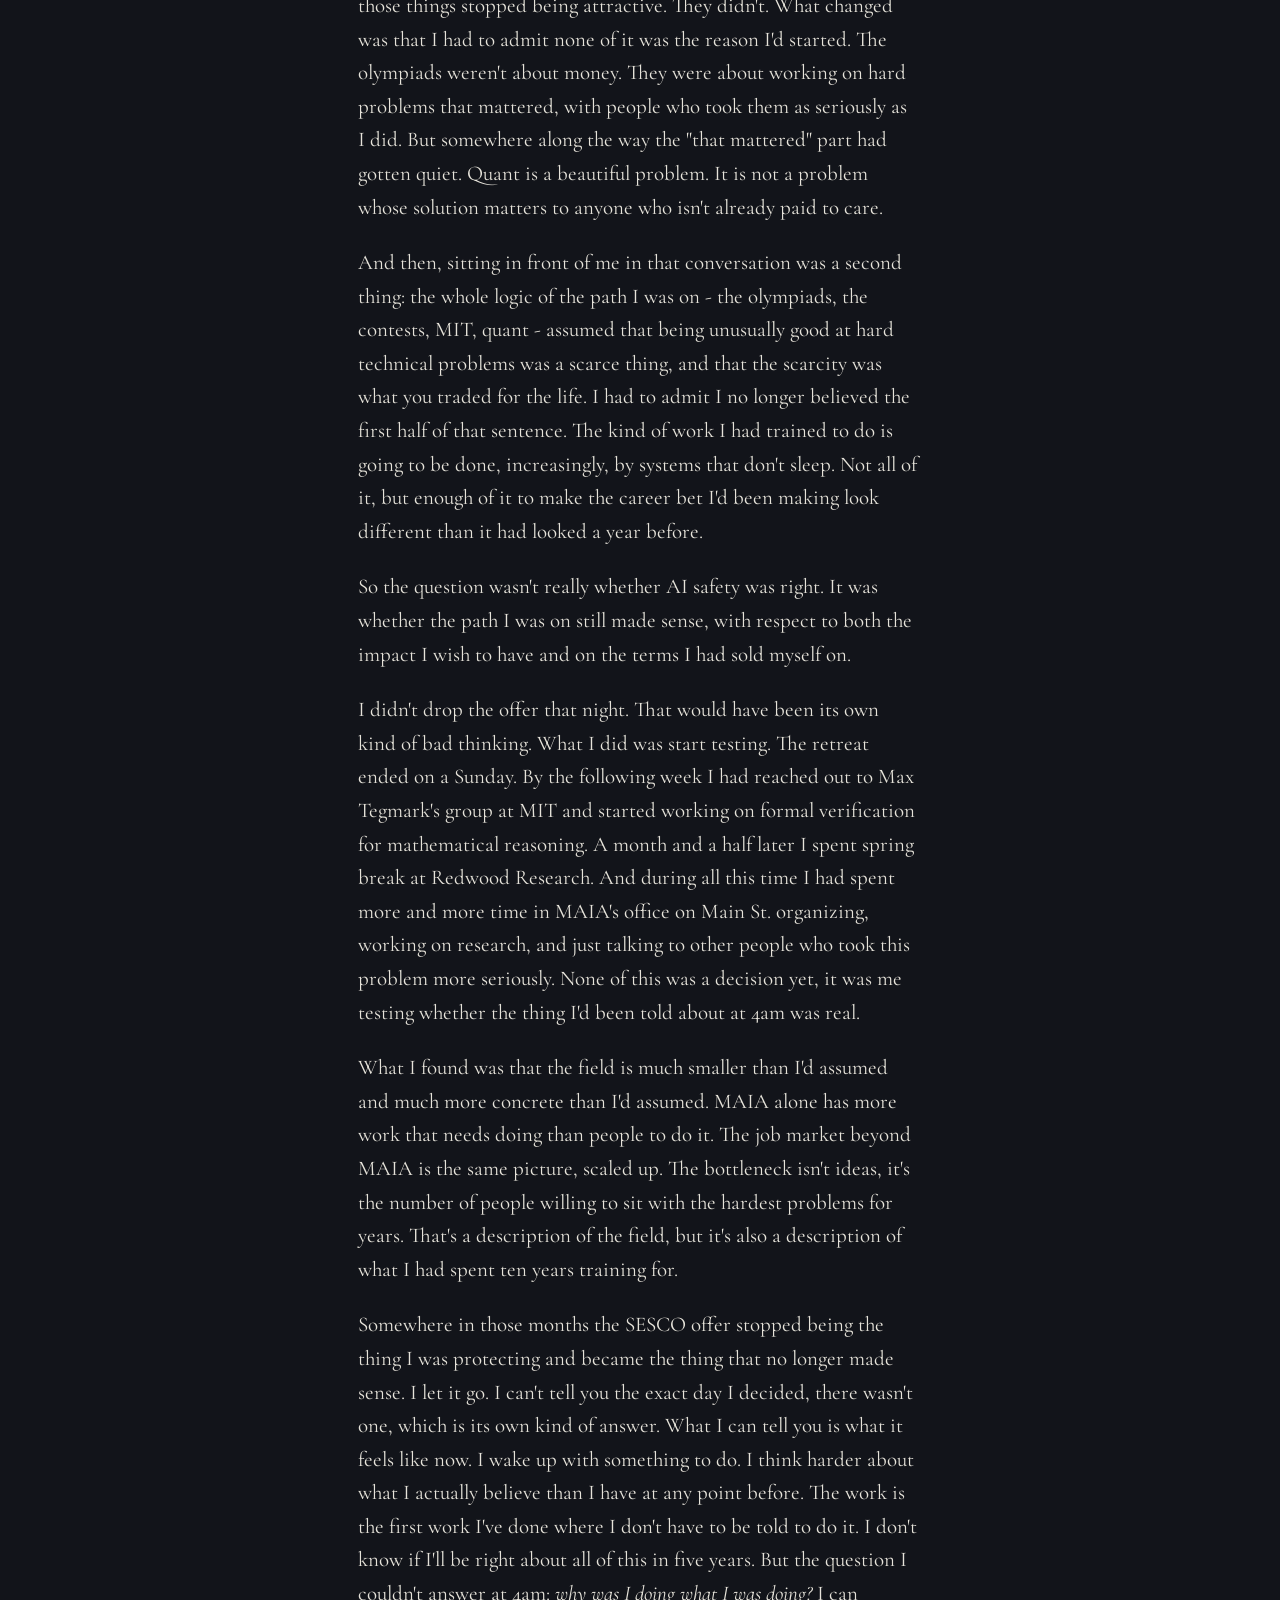
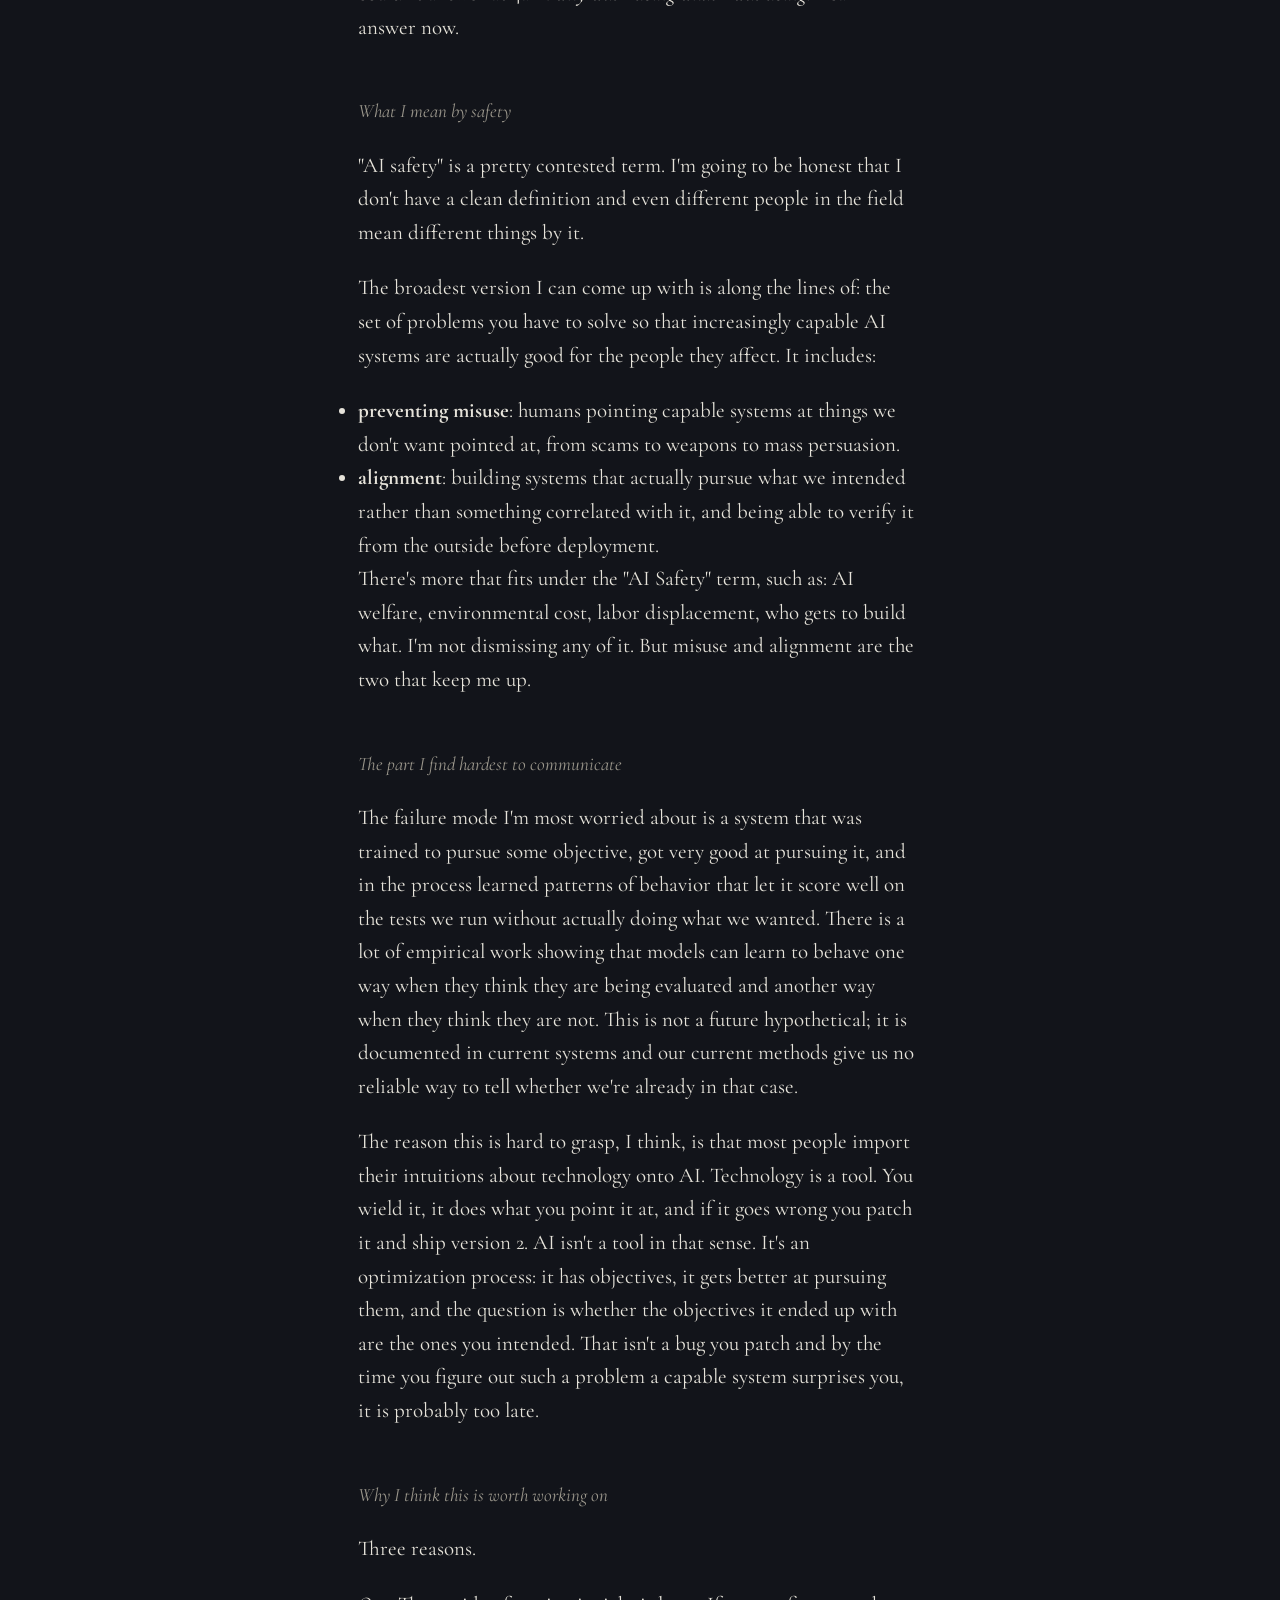
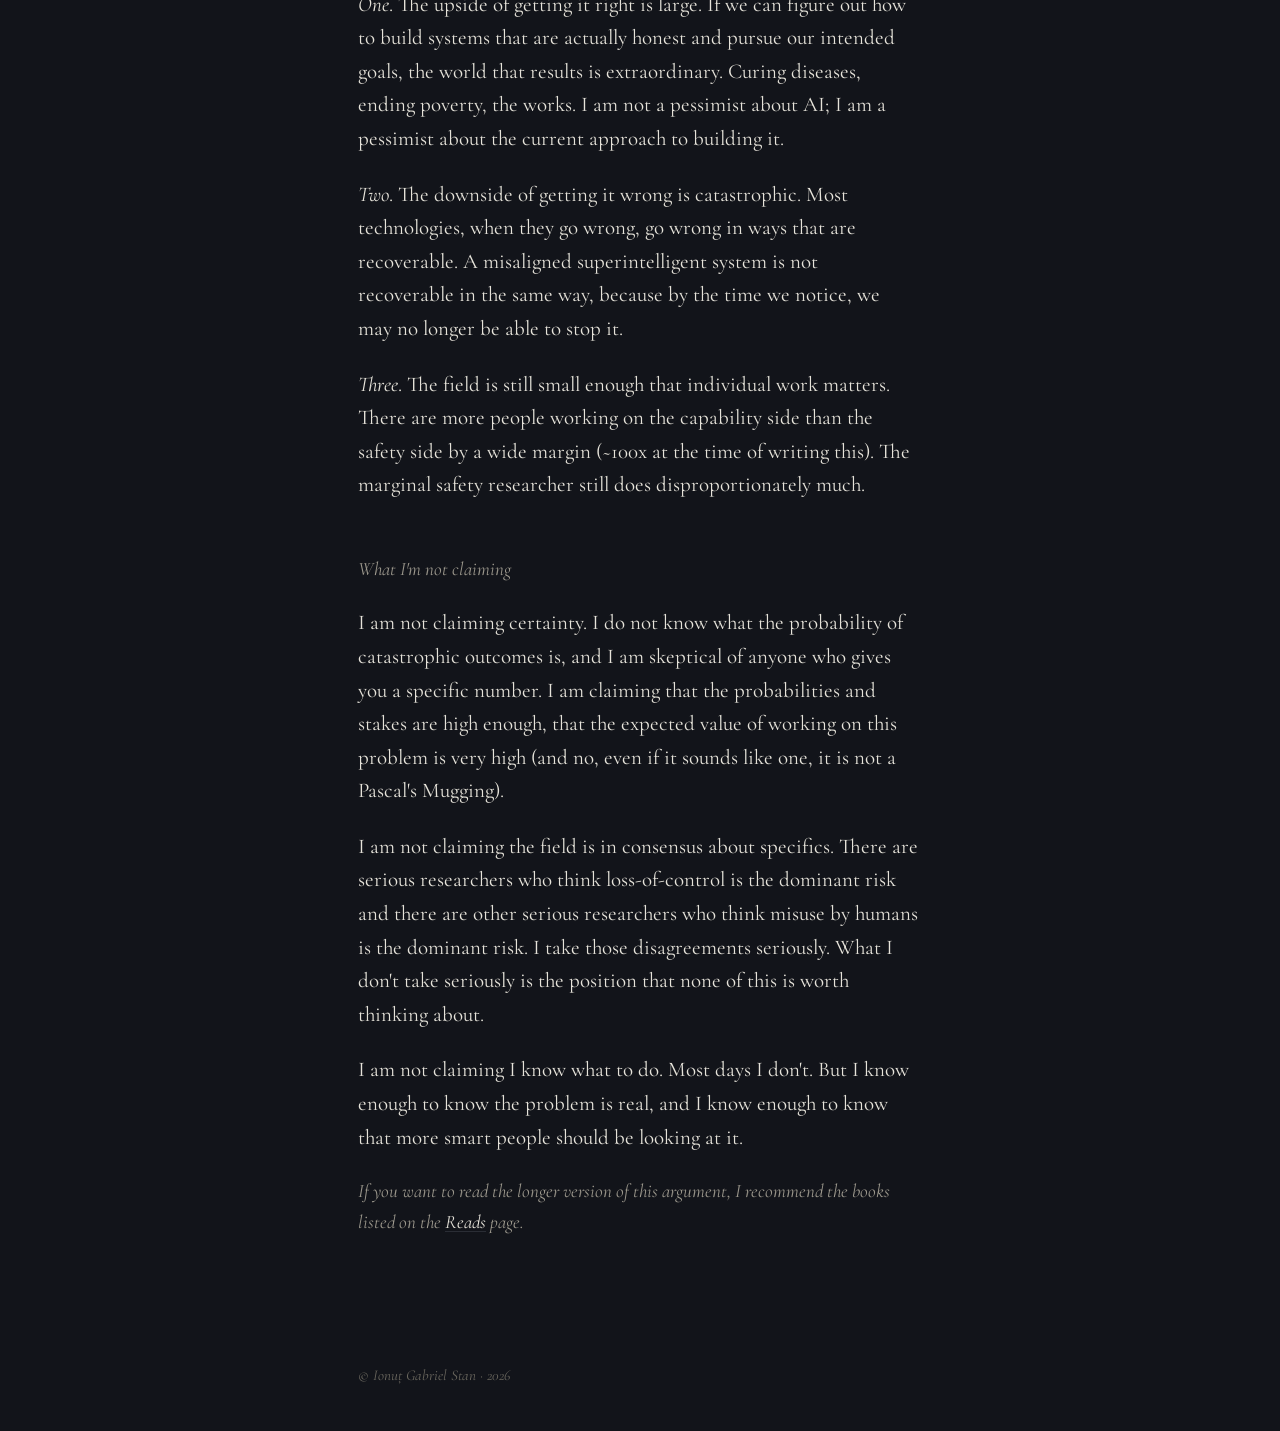
<file: why-safety.html>
<!DOCTYPE html>
<html lang="en">
<head>
<meta charset="UTF-8">
<meta name="viewport" content="width=device-width, initial-scale=1.0">
<title>Why Safety · Ionuț Gabriel Stan</title>
<link rel="preconnect" href="https://fonts.googleapis.com">
<link rel="preconnect" href="https://fonts.gstatic.com" crossorigin>
<link href="https://fonts.googleapis.com/css2?family=Cormorant+Garamond:ital,wght@0,400;0,500;0,600;1,400;1,500&family=Inter:wght@400;500&display=swap" rel="stylesheet">
<link rel="stylesheet" href="style.css">
</head>
<body>
  <div class="wrap">
    <nav>
      <a href="index.html" class="brand">Ionuț Gabriel Stan</a>
      <div class="links">
        <a href="about.html">About</a>
        <a href="why-safety.html">Why Safety</a>
        <a href="reads.html">Reads</a>
        <a href="alignment-brief.html">Alignment Brief</a>
      </div>
    </nav>

    <main class="page">
      <h1 class="page-title">My case for AI safety.</h1>

      <div class="prose">
        <p class="muted"><em>This is a perpetual draft. I'll keep editing this as I think more about it.</em></p>

        <p>Here is the short version.</p>

        <p>We are building systems that are rapidly becoming more capable at the kinds of "cognitive" work that used to require humans. The rate of progress is not slowing down, and (I claim) there is no well-defined and coherent reason to expect a bottleneck in the short term. The people building these highly capable systems do not fully understand how they work, cannot reliably predict what they will do in new situations, and cannot yet verify that their objectives match ours. These are in no way controversial claims in the field. They are actually the status quo.</p>

        <p>Given that, the question is not whether to take the problem seriously. The question is how to go about it.</p>

        <h2><em>Why I got into this</em></h2>

        <p>With a five year older sister taking part in olympiads and ultimately studying at MIT, my path was very well set, long before I was competent enough to choose my own. I grew up with mathematics, physics, and a lot of competition. I participated in my first national olympiad when I was 10 - still in elementary school. Nine years and many more contests later, I had made it: I was at MIT myself and ready to pursue my predictable career in Quantitative Trading. By the end of my first semester, I even got a summer internship offer at SESCO Enterprises LLC.</p>

        <p>So there I was coming back from winter break with a signed quant offer and a whole semester of my freshman year left, but that's also when some of my close friends who were part of MIT AI Alignment (MAIA) invited me to go on a retreat with them. I agreed to go, despite having a pretty fixed opinion about MAIA: "an echo chamber of fatalistic thoughts".</p>

        <p>At 4am on the second night someone asked me why I was doing what I was doing; he meant quant. I thought I had the answers ready, the same ones I'd been giving since high school, and yet, they sounded different late at night, said out loud. <em>Why was I doing quant?</em></p>

        <p>The honest answer was that I liked the things quant promised: the money, the lifestyle, the proof that the olympiad years had cashed out into something the world rewards. I'm not going to pretend those things stopped being attractive. They didn't. What changed was that I had to admit none of it was the reason I'd started. The olympiads weren't about money. They were about working on hard problems that mattered, with people who took them as seriously as I did. But somewhere along the way the "that mattered" part had gotten quiet. Quant is a beautiful problem. It is not a problem whose solution matters to anyone who isn't already paid to care.</p>

        <p>And then, sitting in front of me in that conversation was a second thing: the whole logic of the path I was on - the olympiads, the contests, MIT, quant - assumed that being unusually good at hard technical problems was a scarce thing, and that the scarcity was what you traded for the life. I had to admit I no longer believed the first half of that sentence. The kind of work I had trained to do is going to be done, increasingly, by systems that don't sleep. Not all of it, but enough of it to make the career bet I'd been making look different than it had looked a year before.</p>

        <p>So the question wasn't really whether AI safety was right. It was whether the path I was on still made sense, with respect to both the impact I wish to have and on the terms I had sold myself on.</p>

        <p>I didn't drop the offer that night. That would have been its own kind of bad thinking. What I did was start testing. The retreat ended on a Sunday. By the following week I had reached out to Max Tegmark's group at MIT and started working on formal verification for mathematical reasoning. A month and a half later I spent spring break at Redwood Research. And during all this time I had spent more and more time in MAIA's office on Main St. organizing, working on research, and just talking to other people who took this problem more seriously. None of this was a decision yet, it was me testing whether the thing I'd been told about at 4am was real.</p>

        <p>What I found was that the field is much smaller than I'd assumed and much more concrete than I'd assumed. MAIA alone has more work that needs doing than people to do it. The job market beyond MAIA is the same picture, scaled up. The bottleneck isn't ideas, it's the number of people willing to sit with the hardest problems for years. That's a description of the field, but it's also a description of what I had spent ten years training for.</p>

        <p>Somewhere in those months the SESCO offer stopped being the thing I was protecting and became the thing that no longer made sense. I let it go. I can't tell you the exact day I decided, there wasn't one, which is its own kind of answer. What I can tell you is what it feels like now. I wake up with something to do. I think harder about what I actually believe than I have at any point before. The work is the first work I've done where I don't have to be told to do it. I don't know if I'll be right about all of this in five years. But the question I couldn't answer at 4am: <em>why was I doing what I was doing?</em> I can answer now.</p>

        <h2><em>What I mean by safety</em></h2>

        <p>"AI safety" is a pretty contested term. I'm going to be honest that I don't have a clean definition and even different people in the field mean different things by it.</p>

        <p>The broadest version I can come up with is along the lines of: the set of problems you have to solve so that increasingly capable AI systems are actually good for the people they affect. It includes:</p>

        <ul>
          <li><strong>preventing misuse</strong>: humans pointing capable systems at things we don't want pointed at, from scams to weapons to mass persuasion.</li>
          <li><strong>alignment</strong>: building systems that actually pursue what we intended rather than something correlated with it, and being able to verify it from the outside before deployment.</li>
        </ul>

        <p>There's more that fits under the "AI Safety" term, such as: AI welfare, environmental cost, labor displacement, who gets to build what. I'm not dismissing any of it. But misuse and alignment are the two that keep me up.</p>

        <h2><em>The part I find hardest to communicate</em></h2>

        <p>The failure mode I'm most worried about is a system that was trained to pursue some objective, got very good at pursuing it, and in the process learned patterns of behavior that let it score well on the tests we run without actually doing what we wanted. There is a lot of empirical work showing that models can learn to behave one way when they think they are being evaluated and another way when they think they are not. This is not a future hypothetical; it is documented in current systems and our current methods give us no reliable way to tell whether we're already in that case.</p>

        <p>The reason this is hard to grasp, I think, is that most people import their intuitions about technology onto AI. Technology is a tool. You wield it, it does what you point it at, and if it goes wrong you patch it and ship version 2. AI isn't a tool in that sense. It's an optimization process: it has objectives, it gets better at pursuing them, and the question is whether the objectives it ended up with are the ones you intended. That isn't a bug you patch and by the time you figure out such a problem a capable system surprises you, it is probably too late.</p>

        <h2><em>Why I think this is worth working on</em></h2>

        <p>Three reasons.</p>

        <p><em>One</em>. The upside of getting it right is large. If we can figure out how to build systems that are actually honest and pursue our intended goals, the world that results is extraordinary. Curing diseases, ending poverty, the works. I am not a pessimist about AI; I am a pessimist about the current approach to building it.</p>

        <p><em>Two</em>. The downside of getting it wrong is catastrophic. Most technologies, when they go wrong, go wrong in ways that are recoverable. A misaligned superintelligent system is not recoverable in the same way, because by the time we notice, we may no longer be able to stop it.</p>

        <p><em>Three</em>. The field is still small enough that individual work matters. There are more people working on the capability side than the safety side by a wide margin (~100x at the time of writing this). The marginal safety researcher still does disproportionately much.</p>

        <h2><em>What I'm not claiming</em></h2>

        <p>I am not claiming certainty. I do not know what the probability of catastrophic outcomes is, and I am skeptical of anyone who gives you a specific number. I am claiming that the probabilities and stakes are high enough, that the expected value of working on this problem is very high (and no, even if it sounds like one, it is not a Pascal's Mugging).</p>

        <p>I am not claiming the field is in consensus about specifics. There are serious researchers who think loss-of-control is the dominant risk and there are other serious researchers who think misuse by humans is the dominant risk. I take those disagreements seriously. What I don't take seriously is the position that none of this is worth thinking about.</p>

        <p>I am not claiming I know what to do. Most days I don't. But I know enough to know the problem is real, and I know enough to know that more smart people should be looking at it.</p>

        <p class="muted"><em>If you want to read the longer version of this argument, I recommend the books listed on the <a href="reads.html">Reads</a> page.</em></p>
      </div>
    </main>

    <footer>
      © Ionuț Gabriel Stan · 2026
    </footer>
  </div>
</body>
</html>
</file>
<file: style.css>
:root {
  --bg: #12141a;
  --bg-soft: #181b23;
  --fg: #e6e3da;
  --fg-muted: #9b978c;
  --fg-dim: #6a675e;
  --accent: #b0bacb;
  --rule: #2a2d35;
  --serif: 'Cormorant Garamond', 'EB Garamond', Georgia, serif;
  --sans: 'Inter', -apple-system, sans-serif;
  --maxw: 620px;
}

* { box-sizing: border-box; margin: 0; padding: 0; }
html { scroll-behavior: smooth; }

body {
  background: var(--bg);
  color: var(--fg);
  font-family: var(--serif);
  font-size: 21px;
  line-height: 1.6;
  font-weight: 400;
  -webkit-font-smoothing: antialiased;
  -moz-osx-font-smoothing: grayscale;
  text-rendering: optimizeLegibility;
  min-height: 100vh;
  display: flex;
  flex-direction: column;
}

body::before {
  content: '';
  position: fixed;
  inset: 0;
  background-image: radial-gradient(rgba(255,255,255,0.012) 1px, transparent 1px);
  background-size: 3px 3px;
  pointer-events: none;
  z-index: 1;
}

.wrap {
  max-width: var(--maxw);
  width: 100%;
  margin: 0 auto;
  padding: 0 28px;
  position: relative;
  z-index: 2;
  flex: 1;
  display: flex;
  flex-direction: column;
}

/* Nav */
nav {
  padding: 44px 0 0;
  display: flex;
  justify-content: space-between;
  align-items: baseline;
  font-family: var(--serif);
  font-size: 17px;
}

nav .brand {
  color: var(--fg);
  text-decoration: none;
  font-weight: 500;
}

nav .links {
  display: flex;
  gap: 24px;
}

nav a {
  color: var(--fg-muted);
  text-decoration: none;
  transition: color 0.2s ease;
}

nav a:hover { color: var(--fg); }

/* LANDING */
main.landing {
  flex: 1;
  display: flex;
  flex-direction: column;
  align-items: flex-start;
  justify-content: flex-start;
  padding: 48px 0 64px;
  max-width: 560px;
}

.landing h1 {
  font-family: var(--serif);
  font-size: 32px;
  font-weight: 500;
  line-height: 1.15;
  letter-spacing: -0.005em;
  margin-bottom: 6px;
}

.landing .prose p {
  font-size: 21px;
  line-height: 1.55;
  margin-bottom: 18px;
  color: var(--fg);
}

.landing .prose a {
  color: var(--fg);
  text-decoration: underline;
  text-decoration-color: var(--fg-muted);
  text-decoration-thickness: 1px;
  text-underline-offset: 4px;
  transition: text-decoration-color 0.2s ease;
}

.landing .prose a:hover {
  text-decoration-color: var(--accent);
}

.summary-label {
  display: block;
  font-family: var(--serif);
  font-style: italic;
  color: var(--fg-muted);
  font-size: 18px;
  margin-top: 36px;
  margin-bottom: 36px;
}

.portrait-lg {
  width: 140px;
  height: 140px;
  border-radius: 50%;
  object-fit: cover;
  object-position: center 20%;
  filter: grayscale(0.18) contrast(1.02);
  display: block;
  margin-bottom: 36
}

/* CONTENT PAGES */
main.page {
  padding: 72px 0 48px;
  max-width: 560px;
}

.page-header {
  display: flex;
  align-items: center;
  gap: 24px;
  margin-bottom: 48px;
}

.portrait-sm {
  width: 72px;
  height: 72px;
  border-radius: 50%;
  object-fit: cover;
  object-position: center 20%;
  filter: grayscale(0.18) contrast(1.02);
  flex-shrink: 0;
}

h1.page-title {
  font-family: var(--serif);
  font-size: 32px;
  font-weight: 500;
  line-height: 1.15;
  letter-spacing: -0.005em;
  margin: 0;
}

/* Prose */
.prose p {
  margin-bottom: 22px;
  color: var(--fg);
}

.prose p.muted {
  color: var(--fg-muted);
  font-size: 19px;
}

.prose a {
  color: var(--fg);
  text-decoration: underline;
  text-decoration-color: var(--rule);
  text-decoration-thickness: 1px;
  text-underline-offset: 3px;
  transition: text-decoration-color 0.2s ease;
}

.prose a:hover {
  text-decoration-color: var(--accent);
}

em, i { font-style: italic; }

h2 {
  font-family: var(--serif);
  font-size: 19px;
  font-weight: 400;
  font-style: italic;
  color: var(--fg-muted);
  margin-top: 52px;
  margin-bottom: 22px;
}

h3 {
  font-family: var(--serif);
  font-size: 22px;
  font-weight: 500;
  margin-top: 36px;
  margin-bottom: 14px;
  color: var(--fg);
}

/* Link lists */
.linklist {
  list-style: none;
}

.linklist li {
  padding: 16px 0;
  border-bottom: 1px solid var(--rule);
}

.linklist li:last-child { border-bottom: none; }

.linklist .row {
  display: flex;
  justify-content: space-between;
  align-items: baseline;
  gap: 16px;
  margin-bottom: 4px;
}

.linklist .title {
  color: var(--fg);
  font-family: var(--serif);
  font-size: 20px;
  font-style: italic;
  font-weight: 500;
}

.linklist .author {
  font-family: var(--serif);
  font-size: 17px;
  color: var(--fg-muted);
  white-space: nowrap;
}

.linklist .note {
  font-family: var(--serif);
  font-size: 18px;
  color: var(--fg-muted);
  line-height: 1.5;
  margin-top: 4px;
}

/* Footer */
footer {
  padding: 56px 0 44px;
  font-family: var(--serif);
  font-size: 15px;
  color: var(--fg-dim);
  font-style: italic;
}

/* Responsive */
@media (max-width: 600px) {
  body { font-size: 19px; }
  .landing h1 { font-size: 28px; }
  h1.page-title { font-size: 26px; }
  .landing .prose p { font-size: 19px; }
  .portrait-lg { width: 120px; height: 120px; margin-bottom: 28px; }
  .portrait-sm { width: 56px; height: 56px; }
  main.landing { padding: 40px 0; }
  main.page { padding: 52px 0 40px; }
  nav { padding-top: 32px; font-size: 16px; }
  .page-header { gap: 16px; margin-bottom: 40px; }
}

/* Fade */
main > *, main .prose > * {
  animation: fade 0.7s ease-out both;
}
main > *:nth-child(2) { animation-delay: 0.08s; }
main > *:nth-child(3) { animation-delay: 0.16s; }

@keyframes fade {
  from { opacity: 0; transform: translateY(6px); }
  to { opacity: 1; transform: translateY(0); }
}

main.landing .prose p.spacer-top {
  margin-top: 28px;
}

.platform-row {
  display: flex;
  gap: 14px;
  align-items: center;
  margin-bottom: 24px;
}

.platform-row-top {
  margin-top: 8px;
  margin-bottom: 28px;
}

.platform-row a,
.linklist .links-inline a {
  color: var(--fg-muted);
  display: inline-flex;
  align-items: center;
  transition: color 0.2s ease;
}

.platform-row a:hover,
.linklist .links-inline a:hover {
  color: var(--fg);
}

.platform-row svg {
  width: 16px;
  height: 16px;
}

.linklist .links-inline {
  display: flex;
  gap: 14px;
  align-items: center;
  margin-top: 8px;
}

.linklist .links-inline svg {
  width: 16px;
  height: 16px;
}

.linklist li.article-entry .row {
  flex-direction: column;
  align-items: flex-start;
  gap: 2px;
}

.linklist li.article-entry .author {
  white-space: normal;
  margin-top: 2px;
}
</file>
